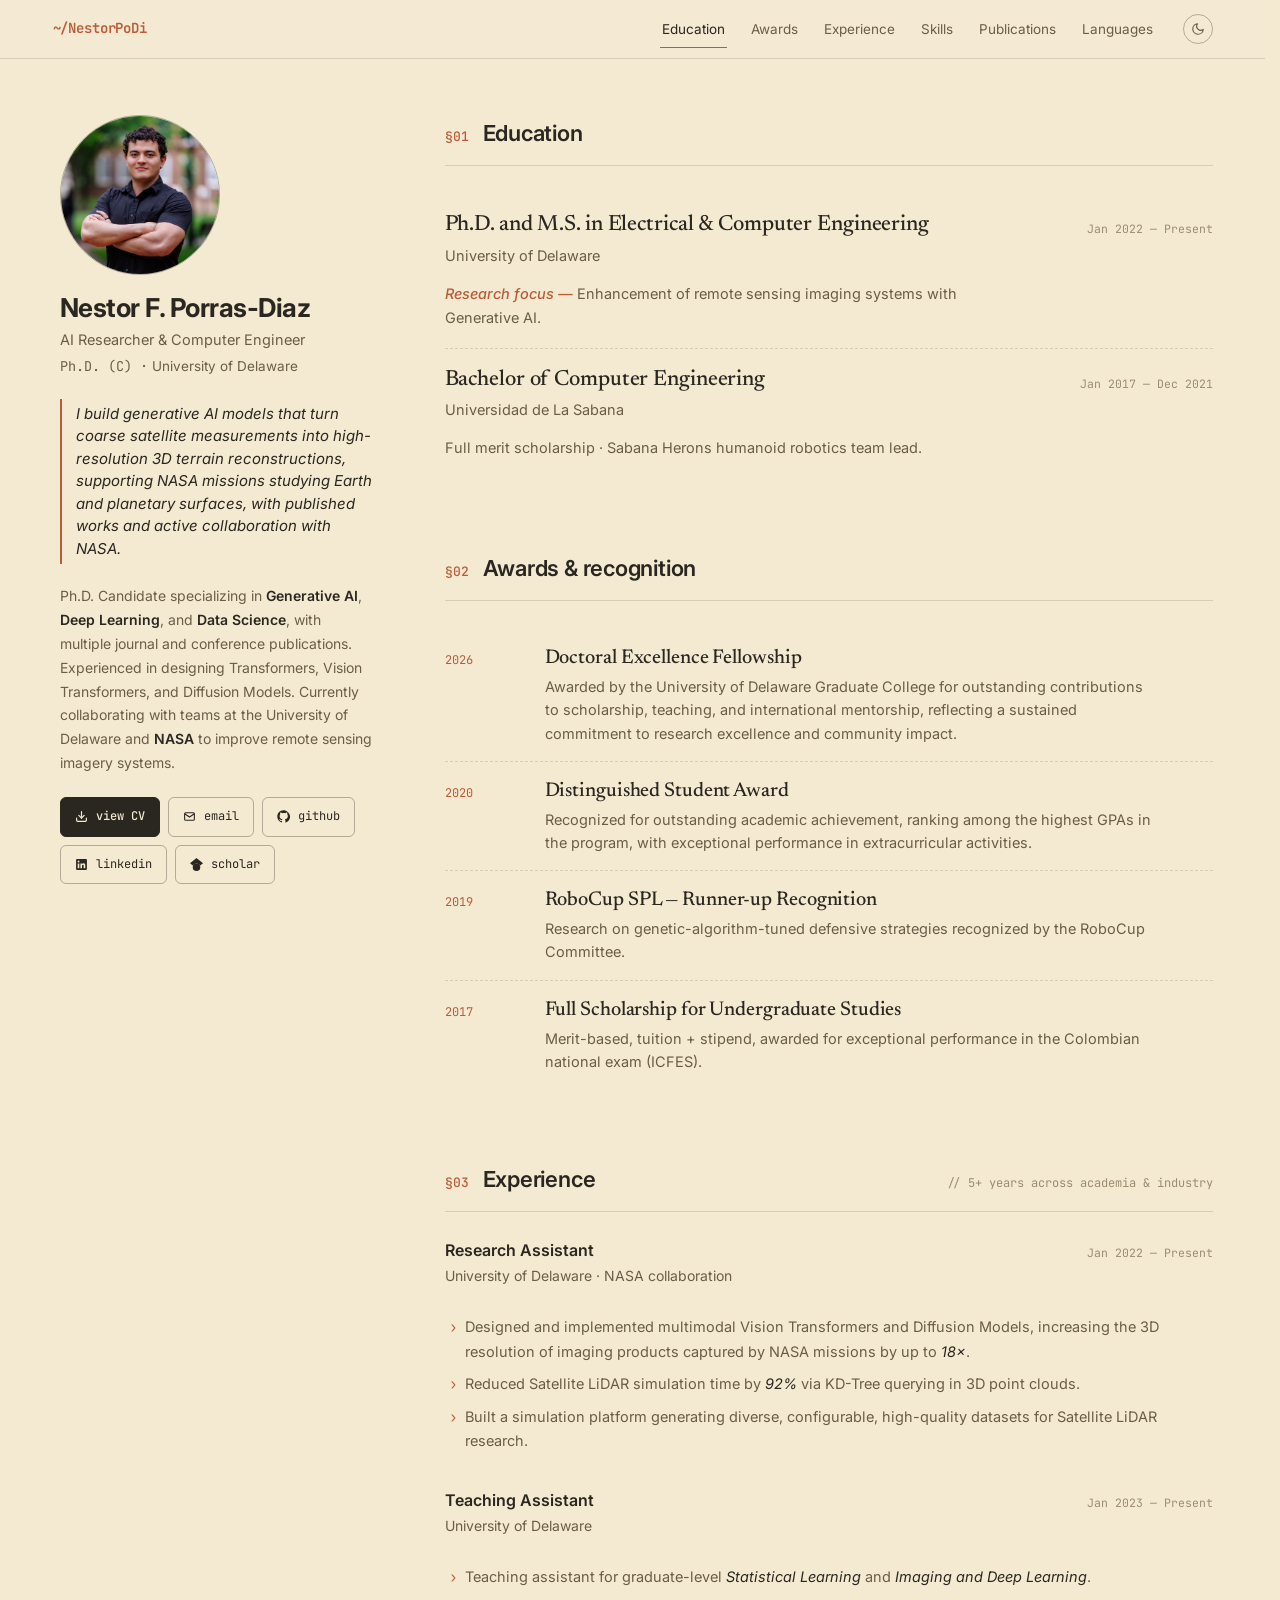
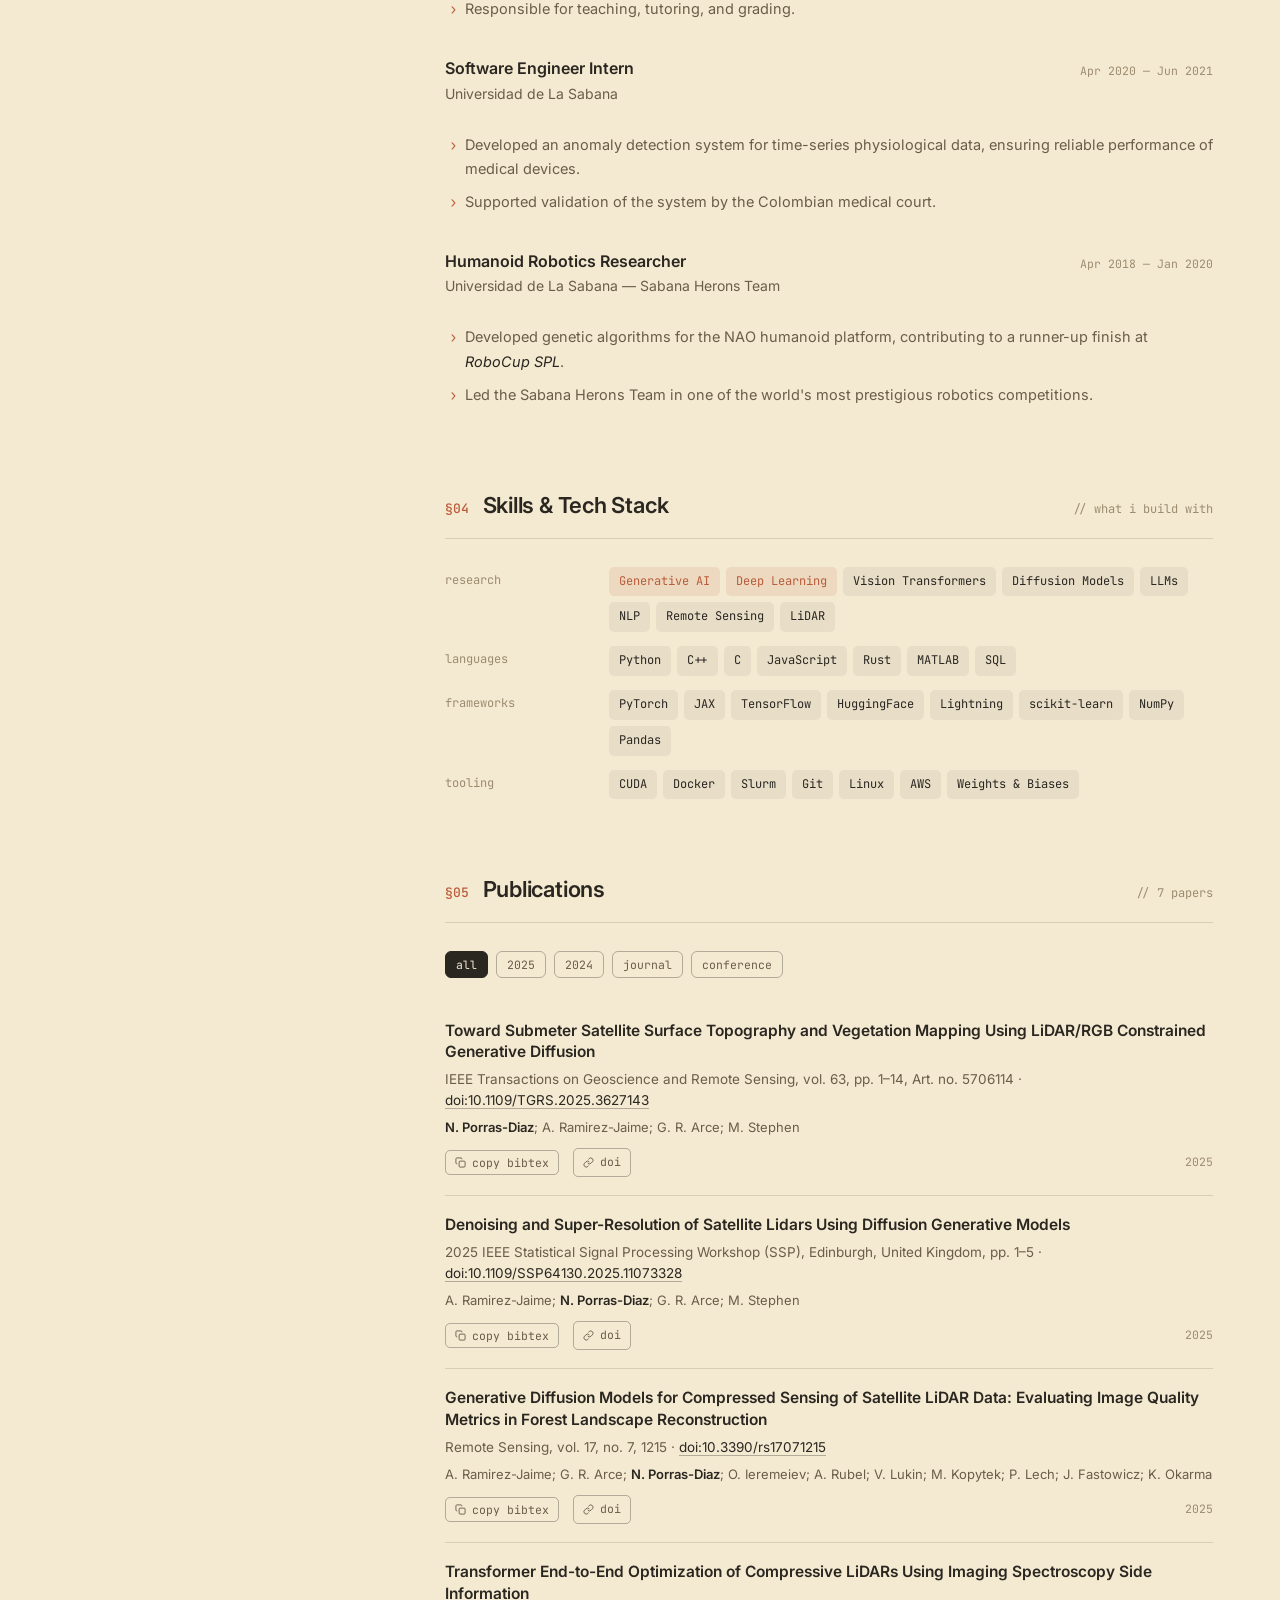
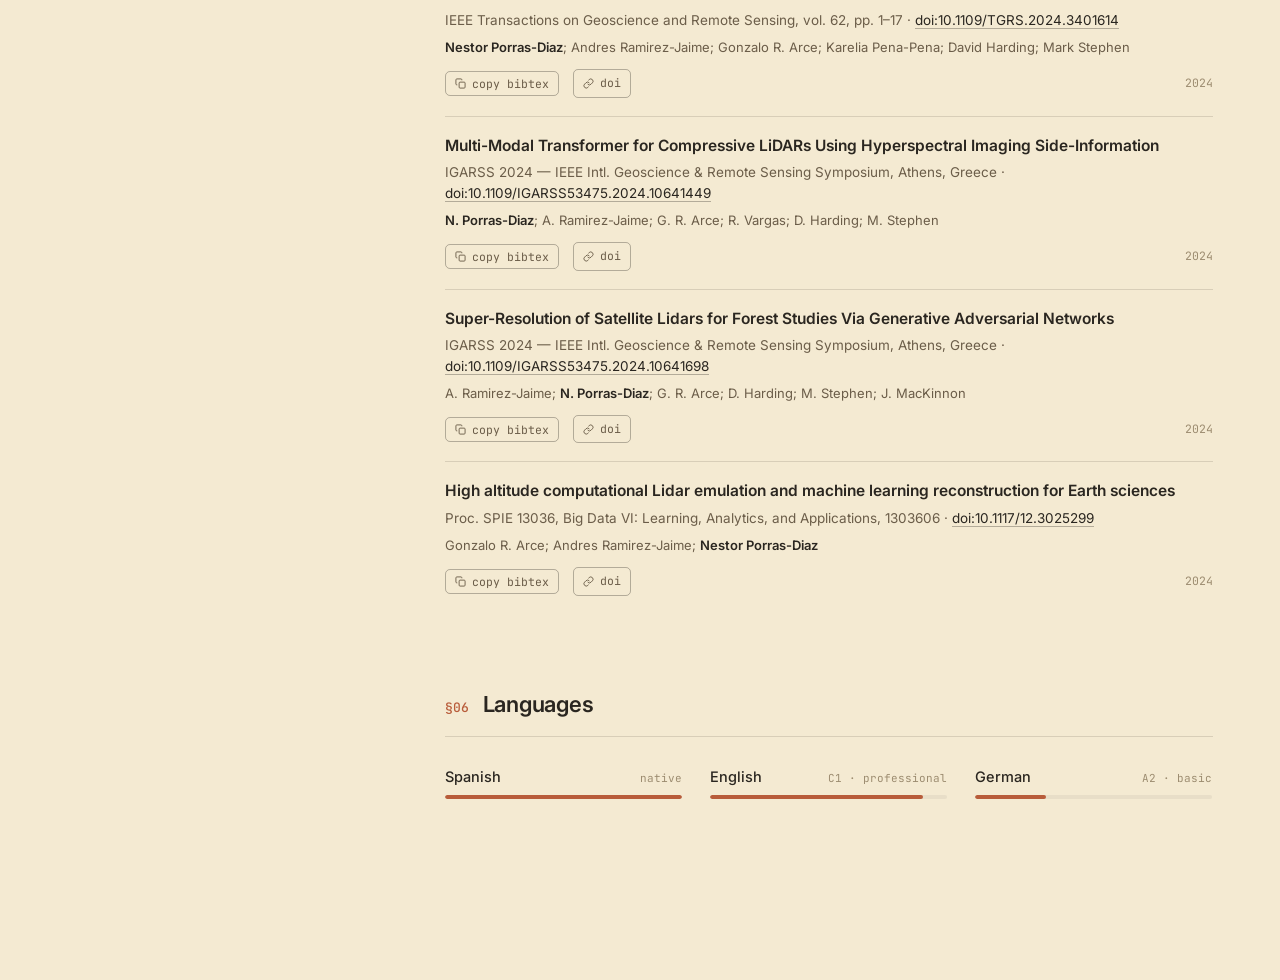
<file: index.html>
<!DOCTYPE html>
<html>
    <head>
        <meta charset="utf-8">
        <meta http-equiv="refresh" content="0; url=/me/">
        <link rel="canonical" href="/me/">
        <title>NestorPoDi</title>
    </head>
    <body>
        <p>Redirecting to <a href="/me/">/me/</a>…</p>
    </body>
</html>
</file>
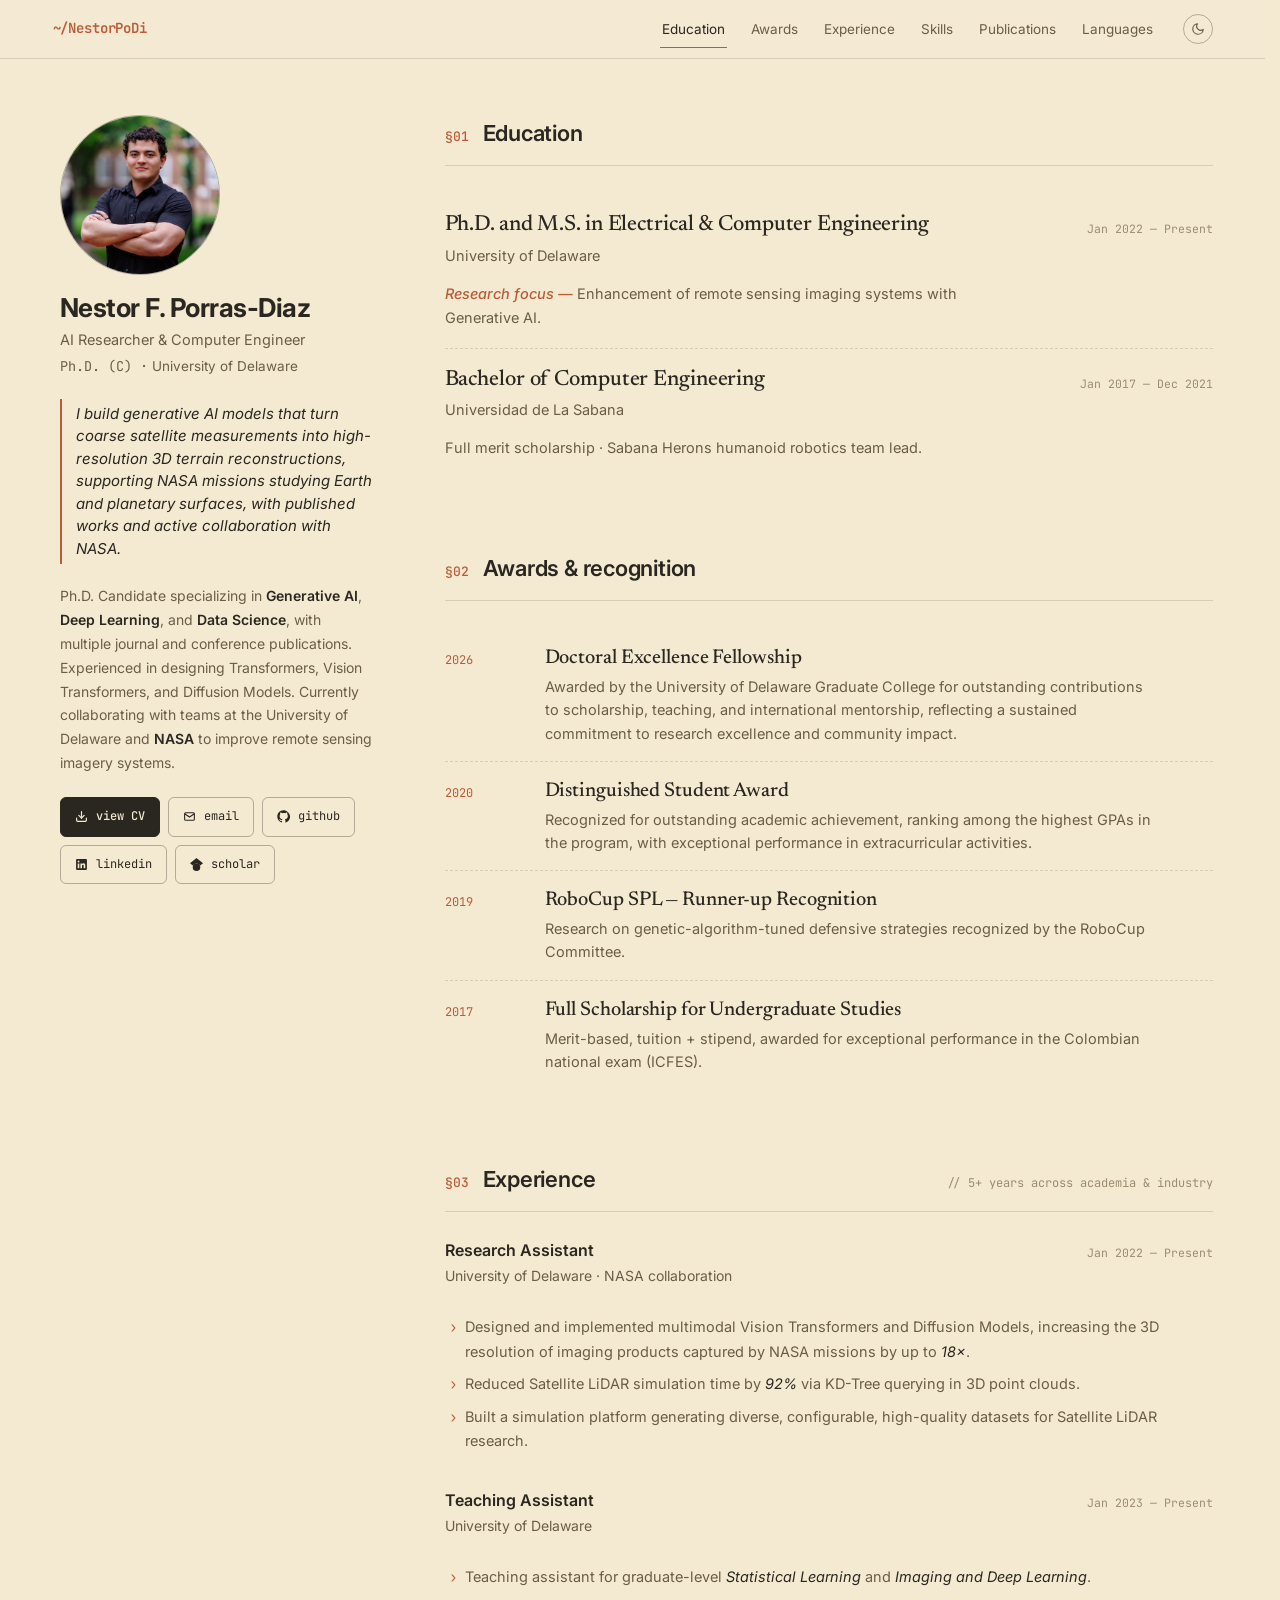
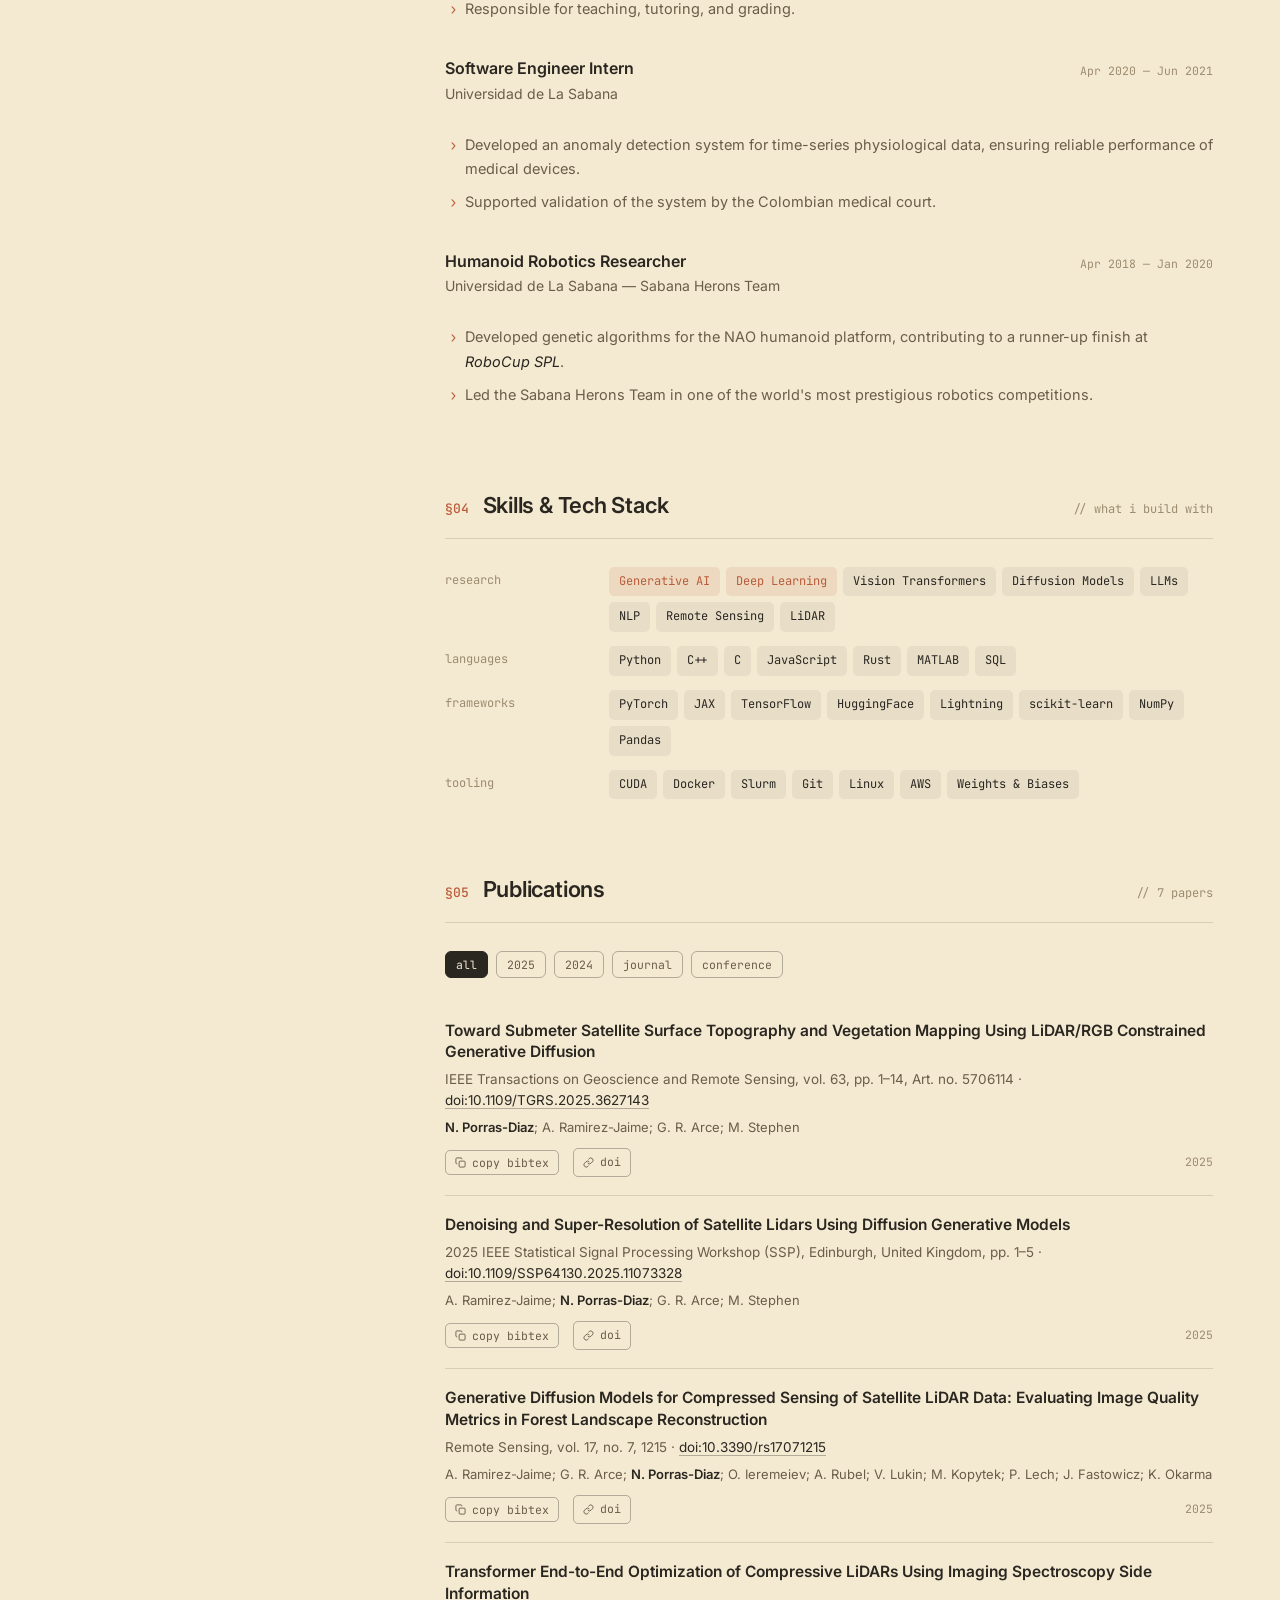
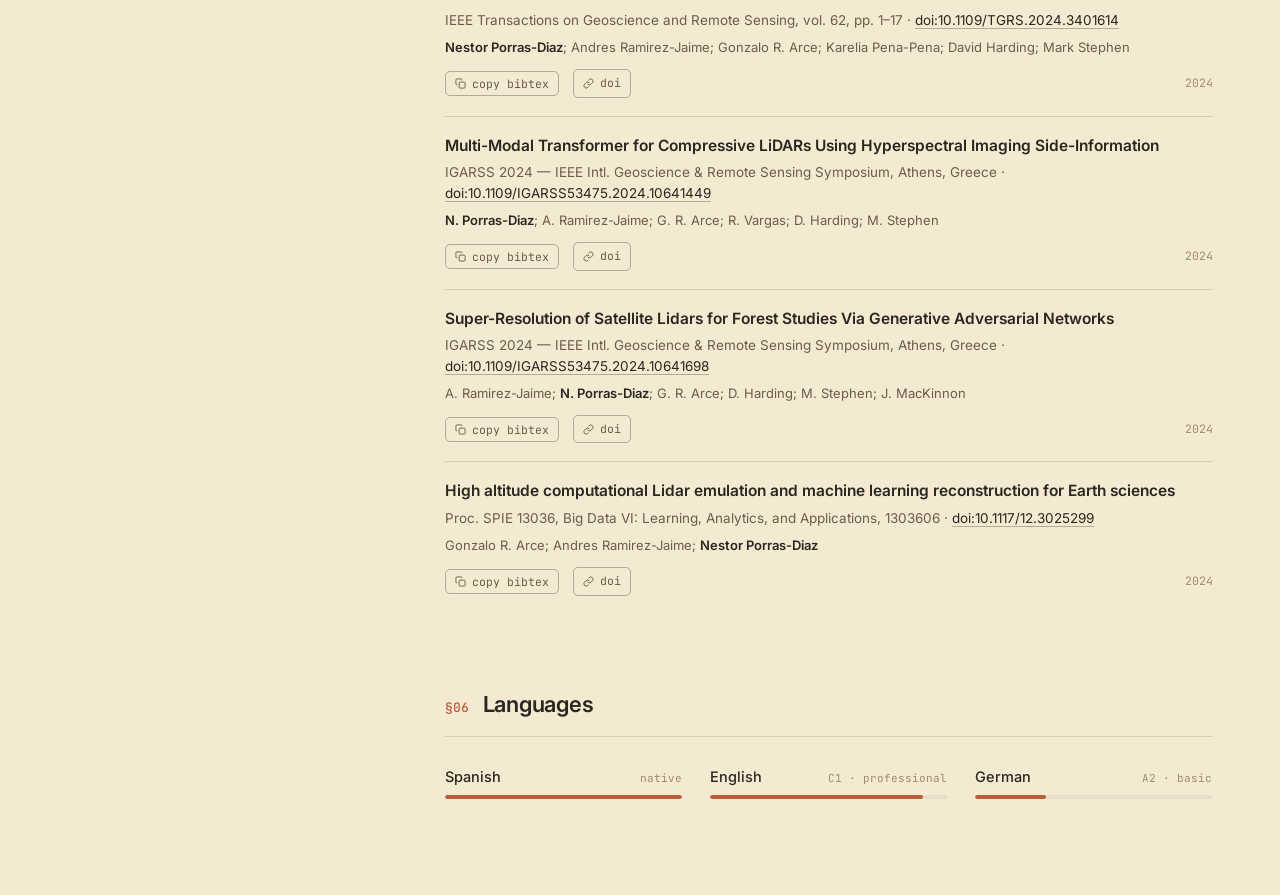
<file: me/index.html>
<!DOCTYPE html>
<html lang="en">
<head>
<meta charset="UTF-8" />
<meta name="viewport" content="width=device-width, initial-scale=1.0" />
<title>Nestor F. Porras-Diaz</title>
<link rel="preconnect" href="https://fonts.googleapis.com" />
<link rel="preconnect" href="https://fonts.gstatic.com" crossorigin />
<link rel="icon" href="../static/imgs/laptop.png" type="image/x-icon">
<link href="https://fonts.googleapis.com/css2?family=Inter:wght@400;500;600;700&family=JetBrains+Mono:wght@400;500;600&family=Newsreader:opsz,wght@6..72,400;6..72,500;6..72,600&display=swap" rel="stylesheet" />
<link rel="stylesheet" href="styles.css" />
</head>
<body>

<nav class="nav">
  <div class="nav-inner">
    <span class="brand">~/NestorPoDi</span>
    <div class="nav-links">
      <!-- <a href="#about" class="active">About</a> -->
      <a href="#education">Education</a>
      <a href="#awards">Awards</a>
      <a href="#experience">Experience</a>
      <a href="#skills">Skills</a>
      <a href="#publications">Publications</a>
      <a href="#languages">Languages</a>
      <!-- <a href="#gallery">Gallery</a> -->
    </div>
    <div class="nav-end">
      <button class="theme-btn" id="themeBtn" title="Toggle theme" type="button">
        <svg id="themeIcon" width="14" height="14" viewBox="0 0 24 24" fill="none" stroke="currentColor" stroke-width="2" stroke-linecap="round" stroke-linejoin="round"><circle cx="12" cy="12" r="4"></circle><path d="M12 2v2M12 20v2M4.93 4.93l1.41 1.41M17.66 17.66l1.41 1.41M2 12h2M20 12h2M6.34 17.66l-1.41 1.41M19.07 4.93l-1.41 1.41"></path></svg>
      </button>
      <button class="nav-menu-btn" id="navMenuBtn" type="button" aria-label="Open menu" aria-expanded="false" aria-controls="navPanel">
        <span class="nav-menu-icon" aria-hidden="true"></span>
      </button>
    </div>
  </div>
</nav>

<div class="nav-panel" id="navPanel" aria-hidden="true">
  <div class="nav-panel-backdrop" id="navPanelBackdrop"></div>
  <aside class="nav-panel-drawer" role="dialog" aria-modal="true" aria-labelledby="navPanelTitle">
    <header class="nav-panel-header">
      <h2 class="nav-panel-title" id="navPanelTitle">Menu</h2>
      <button type="button" class="nav-panel-close" id="navPanelClose" aria-label="Close menu">
        <svg width="18" height="18" viewBox="0 0 24 24" fill="none" stroke="currentColor" stroke-width="2" stroke-linecap="round"><path d="M18 6 6 18M6 6l12 12"/></svg>
      </button>
    </header>
    <nav class="nav-panel-links">
      <!-- <a href="#about">About</a> -->
      <a href="#education">Education</a>
      <a href="#awards">Awards</a>
      <a href="#experience">Experience</a>
      <a href="#skills">Skills</a>
      <a href="#publications">Publications</a>
      <a href="#languages">Languages</a>
      <!-- <a href="#gallery">Gallery</a> -->
    </nav>
  </aside>
</div>

<div class="layout">

  <aside class="sidebar" id="about">
    <div class="avatar">
      <img src="../static/imgs/nestorpodi_compressed.jpg" alt="Nestor F. Porras-Diaz" width="111" height="111" />
    </div>
    <h1 class="name">Nestor F. Porras-Diaz</h1>
    <div class="role"><span>AI Researcher &amp; Computer Engineer</span></div>
    <div class="affil"><span class="mono">Ph.D. (C) ·</span> University of Delaware</div>

    <p class="tagline">I build generative AI models that turn coarse satellite measurements into high-resolution 3D terrain reconstructions, supporting NASA missions studying Earth and planetary surfaces, with published works and active collaboration with NASA.</p>
    <!-- <span class="caret"></span> -->

    <p class="bio">
      Ph.D. Candidate specializing in <strong>Generative AI</strong>, <strong>Deep Learning</strong>, and <strong>Data Science</strong>, with multiple journal and conference publications. Experienced in designing Transformers, Vision Transformers, and Diffusion Models. Currently collaborating with teams at the University of Delaware and <strong>NASA</strong> to improve remote sensing imagery systems.
    </p>

    <div class="actions">
      <a href="../static/docs/NestorF_PorrasDiaz_CV_20260517.pdf" class="primary" target="_blank" rel="noopener noreferrer">
        <svg viewBox="0 0 24 24" fill="none" stroke="currentColor" stroke-width="2.2" stroke-linecap="round" stroke-linejoin="round"><path d="M21 15v4a2 2 0 0 1-2 2H5a2 2 0 0 1-2-2v-4"/><polyline points="7 10 12 15 17 10"/><line x1="12" y1="15" x2="12" y2="3"/></svg>
        view CV
      </a>
      <a href="mailto:nestorfe@udel.edu" title="Email nestorfe@udel.edu">
        <svg viewBox="0 0 24 24" fill="none" stroke="currentColor" stroke-width="2"><rect x="3" y="5" width="18" height="14" rx="2"/><path d="m3 7 9 6 9-6"/></svg>
        email
      </a>
      <a href="https://github.com/nestorpodi" title="GitHub" target="_blank" rel="noopener noreferrer">
        <svg viewBox="0 0 24 24" fill="currentColor"><path d="M12 .5C5.7.5.5 5.7.5 12c0 5.1 3.3 9.4 7.9 10.9.6.1.8-.3.8-.6v-2c-3.2.7-3.9-1.5-3.9-1.5-.5-1.3-1.3-1.7-1.3-1.7-1.1-.7.1-.7.1-.7 1.2.1 1.8 1.2 1.8 1.2 1 1.8 2.8 1.3 3.5 1 .1-.8.4-1.3.7-1.6-2.6-.3-5.3-1.3-5.3-5.8 0-1.3.5-2.3 1.2-3.2-.1-.3-.5-1.5.1-3.2 0 0 1-.3 3.3 1.2 1-.3 2-.4 3-.4s2 .1 3 .4c2.3-1.6 3.3-1.2 3.3-1.2.7 1.7.2 2.9.1 3.2.8.8 1.2 1.9 1.2 3.2 0 4.6-2.7 5.5-5.3 5.8.4.4.8 1.1.8 2.2v3.3c0 .3.2.7.8.6 4.6-1.5 7.9-5.9 7.9-10.9C23.5 5.7 18.3.5 12 .5z"/></svg>
        github
      </a>
      <a href="https://www.linkedin.com/in/nestorpodi/" title="LinkedIn" target="_blank" rel="noopener noreferrer">
        <svg viewBox="0 0 24 24" fill="currentColor"><path d="M20.5 2h-17A1.5 1.5 0 002 3.5v17A1.5 1.5 0 003.5 22h17a1.5 1.5 0 001.5-1.5v-17A1.5 1.5 0 0020.5 2zM8 19H5v-9h3zM6.5 8.25A1.75 1.75 0 118.3 6.5a1.78 1.78 0 01-1.8 1.75zM19 19h-3v-4.74c0-1.42-.6-1.93-1.38-1.93A1.74 1.74 0 0013 14.19a.66.66 0 000 .14V19h-3v-9h2.9v1.3a3.11 3.11 0 012.7-1.4c1.55 0 3.36.86 3.36 3.66z"/></svg>
        linkedin
      </a>
      <a href="https://scholar.google.com/citations?hl=en&amp;tzom=240&amp;user=X7wRPgQAAAAJ" title="Google Scholar" target="_blank" rel="noopener noreferrer">
        <svg viewBox="0 0 24 24" fill="currentColor"><path d="M5.242 13.769L0 9.5 12 0l12 9.5-5.242 4.269C17.548 11.249 14.978 9.5 12 9.5c-2.977 0-5.548 1.748-6.758 4.269zM12 10a7 7 0 1 0 0 14 7 7 0 0 0 0-14z"/></svg>
        scholar
      </a>
    </div>
  </aside>

  <main>

    <section id="education">
      <header class="sec-header">
        <span class="sec-num">§01</span>
        <h2 class="sec-title">Education</h2>
      </header>

      <div class="edu">
        <div>
          <h3 class="edu-title">Ph.D. and M.S. in Electrical &amp; Computer Engineering</h3>
          <div class="edu-org">University of Delaware</div>
        </div>
        <div class="edu-meta">Jan 2022 — Present</div>
        <p class="edu-note"><em>Research focus —</em> Enhancement of remote sensing imaging systems with Generative AI.</p>
      </div>

      <div class="edu">
        <div>
          <h3 class="edu-title">Bachelor of Computer Engineering</h3>
          <div class="edu-org">Universidad de La Sabana</div>
        </div>
        <div class="edu-meta">Jan 2017 — Dec 2021</div>
        <p class="edu-note">Full merit scholarship · Sabana Herons humanoid robotics team lead.</p>
      </div>
    </section>

    <section id="awards">
      <header class="sec-header">
        <span class="sec-num">§02</span>
        <h2 class="sec-title">Awards &amp; recognition</h2>
      </header>


      <div class="award">
        <div class="award-year">2026</div>
        <div>
          <h3 class="award-title">Doctoral Excellence Fellowship</h3>
          <p>Awarded by the University of Delaware Graduate College for outstanding contributions to scholarship, teaching, and international mentorship, reflecting a sustained commitment to research excellence and community impact.</p>
        </div>
      </div>

      <div class="award">
        <div class="award-year">2020</div>
        <div>
          <h3 class="award-title">Distinguished Student Award</h3>
          <p>Recognized for outstanding academic achievement, ranking among the highest GPAs in the program, with exceptional performance in extracurricular activities.</p>
        </div>
      </div>

      <div class="award">
        <div class="award-year">2019</div>
        <div>
          <h3 class="award-title">RoboCup SPL — Runner-up Recognition</h3>
          <p>Research on genetic-algorithm-tuned defensive strategies recognized by the RoboCup Committee.</p>
        </div>
      </div>

      <div class="award">
        <div class="award-year">2017</div>
        <div>
          <h3 class="award-title">Full Scholarship for Undergraduate Studies</h3>
          <p>Merit-based, tuition + stipend, awarded for exceptional performance in the Colombian national exam (ICFES).</p>
        </div>
      </div>
    </section>

    <section id="experience">
      <header class="sec-header">
        <span class="sec-num">§03</span>
        <h2 class="sec-title">Experience</h2>
        <span class="sec-aside">// 5+ years across academia &amp; industry</span>
      </header>

      <article class="entry">
        <div>
          <h3 class="entry-title">Research Assistant</h3>
          <div class="entry-org">University of Delaware · NASA collaboration</div>
        </div>
        <div class="entry-meta">Jan 2022 — Present</div>
        <div class="entry-body">
          <ul>
            <li>Designed and implemented multimodal Vision Transformers and Diffusion Models, increasing the 3D resolution of imaging products captured by NASA missions by up to <em>18×</em>.</li>
            <li>Reduced Satellite LiDAR simulation time by <em>92%</em> via KD-Tree querying in 3D point clouds.</li>
            <li>Built a simulation platform generating diverse, configurable, high-quality datasets for Satellite LiDAR research.</li>
          </ul>
        </div>
      </article>

      <article class="entry">
        <div>
          <h3 class="entry-title">Teaching Assistant</h3>
          <div class="entry-org">University of Delaware</div>
        </div>
        <div class="entry-meta">Jan 2023 — Present</div>
        <div class="entry-body">
          <ul>
            <li>Teaching assistant for graduate-level <em>Statistical Learning</em> and <em>Imaging and Deep Learning</em>.</li>
            <li>Responsible for teaching, tutoring, and grading.</li>
          </ul>
        </div>
      </article>

      <article class="entry">
        <div>
          <h3 class="entry-title">Software Engineer Intern</h3>
          <div class="entry-org">Universidad de La Sabana</div>
        </div>
        <div class="entry-meta">Apr 2020 — Jun 2021</div>
        <div class="entry-body">
          <ul>
            <li>Developed an anomaly detection system for time-series physiological data, ensuring reliable performance of medical devices.</li>
            <li>Supported validation of the system by the Colombian medical court.</li>
          </ul>
        </div>
      </article>

      <article class="entry">
        <div>
          <h3 class="entry-title">Humanoid Robotics Researcher</h3>
          <div class="entry-org">Universidad de La Sabana — Sabana Herons Team</div>
        </div>
        <div class="entry-meta">Apr 2018 — Jan 2020</div>
        <div class="entry-body">
          <ul>
            <li>Developed genetic algorithms for the NAO humanoid platform, contributing to a runner-up finish at <em>RoboCup SPL</em>.</li>
            <li>Led the Sabana Herons Team in one of the world's most prestigious robotics competitions.</li>
          </ul>
        </div>
      </article>
    </section>

    <section id="skills">
      <header class="sec-header">
        <span class="sec-num">§04</span>
        <h2 class="sec-title">Skills &amp; Tech Stack</h2>
        <span class="sec-aside">// what i build with</span>
      </header>

      <div class="skills-grid">
        <div class="skill-label">research</div>
        <div class="chips">
          <span class="chip primary">Generative AI</span>
          <span class="chip primary">Deep Learning</span>
          <span class="chip">Vision Transformers</span>
          <span class="chip">Diffusion Models</span>
          <span class="chip">LLMs</span>
          <span class="chip">NLP</span>
          <span class="chip">Remote Sensing</span>
          <span class="chip">LiDAR</span>
        </div>

        <div class="skill-label">languages</div>
        <div class="chips">
          <span class="chip">Python</span>
          <span class="chip">C++</span>
          <span class="chip">C</span>
          <span class="chip">JavaScript</span>
          <span class="chip">Rust</span>
          <span class="chip">MATLAB</span>
          <span class="chip">SQL</span>
        </div>

        <div class="skill-label">frameworks</div>
        <div class="chips">
          <span class="chip">PyTorch</span>
          <span class="chip">JAX</span>
          <span class="chip">TensorFlow</span>
          <span class="chip">HuggingFace</span>
          <span class="chip">Lightning</span>
          <span class="chip">scikit-learn</span>
          <span class="chip">NumPy</span>
          <span class="chip">Pandas</span>
        </div>

        <div class="skill-label">tooling</div>
        <div class="chips">
          <span class="chip">CUDA</span>
          <span class="chip">Docker</span>
          <span class="chip">Slurm</span>
          <span class="chip">Git</span>
          <span class="chip">Linux</span>
          <span class="chip">AWS</span>
          <span class="chip">Weights &amp; Biases</span>
        </div>
      </div>
    </section>

    <section id="publications">
      <header class="sec-header">
        <span class="sec-num">§05</span>
        <h2 class="sec-title">Publications</h2>
        <span class="sec-aside" id="pubCount">// 7 papers</span>
      </header>

      <div class="pub-filters" id="pubFilters">
        <button class="pub-filter active" data-filter="all">all</button>
        <button class="pub-filter" data-filter="2025">2025</button>
        <button class="pub-filter" data-filter="2024">2024</button>
        <button class="pub-filter" data-filter="journal">journal</button>
        <button class="pub-filter" data-filter="conference">conference</button>
      </div>

      <div id="pubList">
        <article class="pub" data-year="2025" data-type="journal">
          <h3 class="pub-title">Toward Submeter Satellite Surface Topography and Vegetation Mapping Using LiDAR/RGB Constrained Generative Diffusion</h3>
          <div class="pub-venue">IEEE Transactions on Geoscience and Remote Sensing, vol. 63, pp. 1–14, Art. no. 5706114 · <a href="https://doi.org/10.1109/TGRS.2025.3627143">doi:10.1109/TGRS.2025.3627143</a></div>
          <div class="pub-authors"><span class="me">N. Porras-Diaz</span>; A. Ramirez-Jaime; G. R. Arce; M. Stephen</div>
          <div class="pub-actions">
            <button class="pub-action copy-bib" data-bib="porras2025submeter">
              <svg viewBox="0 0 24 24" fill="none" stroke="currentColor" stroke-width="2"><rect x="9" y="9" width="13" height="13" rx="2"/><path d="M5 15H4a2 2 0 0 1-2-2V4a2 2 0 0 1 2-2h9a2 2 0 0 1 2 2v1"/></svg>
              copy bibtex
            </button>
            <a href="https://doi.org/10.1109/TGRS.2025.3627143" class="pub-action" style="border-bottom:1px solid var(--line-strong)">
              <svg viewBox="0 0 24 24" fill="none" stroke="currentColor" stroke-width="2"><path d="M10 13a5 5 0 0 0 7.54.54l3-3a5 5 0 0 0-7.07-7.07l-1.72 1.71"/><path d="M14 11a5 5 0 0 0-7.54-.54l-3 3a5 5 0 0 0 7.07 7.07l1.71-1.71"/></svg>
              doi
            </a>
            <span class="pub-year">2025</span>
          </div>
        </article>

        <article class="pub" data-year="2025" data-type="conference">
          <h3 class="pub-title">Denoising and Super-Resolution of Satellite Lidars Using Diffusion Generative Models</h3>
          <div class="pub-venue">2025 IEEE Statistical Signal Processing Workshop (SSP), Edinburgh, United Kingdom, pp. 1–5 · <a href="https://doi.org/10.1109/SSP64130.2025.11073328">doi:10.1109/SSP64130.2025.11073328</a></div>
          <div class="pub-authors">A. Ramirez-Jaime; <span class="me">N. Porras-Diaz</span>; G. R. Arce; M. Stephen</div>
          <div class="pub-actions">
            <button class="pub-action copy-bib" data-bib="ramirez2025ssp">
              <svg viewBox="0 0 24 24" fill="none" stroke="currentColor" stroke-width="2"><rect x="9" y="9" width="13" height="13" rx="2"/><path d="M5 15H4a2 2 0 0 1-2-2V4a2 2 0 0 1 2-2h9a2 2 0 0 1 2 2v1"/></svg>
              copy bibtex
            </button>
            <a href="https://doi.org/10.1109/SSP64130.2025.11073328" class="pub-action" style="border-bottom:1px solid var(--line-strong)">
              <svg viewBox="0 0 24 24" fill="none" stroke="currentColor" stroke-width="2"><path d="M10 13a5 5 0 0 0 7.54.54l3-3a5 5 0 0 0-7.07-7.07l-1.72 1.71"/><path d="M14 11a5 5 0 0 0-7.54-.54l-3 3a5 5 0 0 0 7.07 7.07l1.71-1.71"/></svg>
              doi
            </a>
            <span class="pub-year">2025</span>
          </div>
        </article>


        <article class="pub" data-year="2025" data-type="journal">
          <h3 class="pub-title">Generative Diffusion Models for Compressed Sensing of Satellite LiDAR Data: Evaluating Image Quality Metrics in Forest Landscape Reconstruction</h3>
          <div class="pub-venue">Remote Sensing, vol. 17, no. 7, 1215 · <a href="https://doi.org/10.3390/rs17071215">doi:10.3390/rs17071215</a></div>
          <div class="pub-authors">A. Ramirez-Jaime; G. R. Arce; <span class="me">N. Porras-Diaz</span>; O. Ieremeiev; A. Rubel; V. Lukin; M. Kopytek; P. Lech; J. Fastowicz; K. Okarma</div>
          <div class="pub-actions">
            <button class="pub-action copy-bib" data-bib="ramirez2025remotesensing">
              <svg viewBox="0 0 24 24" fill="none" stroke="currentColor" stroke-width="2"><rect x="9" y="9" width="13" height="13" rx="2"/><path d="M5 15H4a2 2 0 0 1-2-2V4a2 2 0 0 1 2-2h9a2 2 0 0 1 2 2v1"/></svg>
              copy bibtex
            </button>
            <a href="https://doi.org/10.3390/rs17071215" class="pub-action" style="border-bottom:1px solid var(--line-strong)">
              <svg viewBox="0 0 24 24" fill="none" stroke="currentColor" stroke-width="2"><path d="M10 13a5 5 0 0 0 7.54.54l3-3a5 5 0 0 0-7.07-7.07l-1.72 1.71"/><path d="M14 11a5 5 0 0 0-7.54-.54l-3 3a5 5 0 0 0 7.07 7.07l1.71-1.71"/></svg>
              doi
            </a>
            <span class="pub-year">2025</span>
          </div>
        </article>


        <article class="pub" data-year="2024" data-type="journal">
          <h3 class="pub-title">Transformer End-to-End Optimization of Compressive LiDARs Using Imaging Spectroscopy Side Information</h3>
          <div class="pub-venue">IEEE Transactions on Geoscience and Remote Sensing, vol. 62, pp. 1–17 · <a href="https://doi.org/10.1109/TGRS.2024.3401614">doi:10.1109/TGRS.2024.3401614</a></div>
          <div class="pub-authors"><span class="me">Nestor Porras-Diaz</span>; Andres Ramirez-Jaime; Gonzalo R. Arce; Karelia Pena-Pena; David Harding; Mark Stephen</div>
          <div class="pub-actions">
            <button class="pub-action copy-bib" data-bib="porras2024transformer">
              <svg viewBox="0 0 24 24" fill="none" stroke="currentColor" stroke-width="2"><rect x="9" y="9" width="13" height="13" rx="2"/><path d="M5 15H4a2 2 0 0 1-2-2V4a2 2 0 0 1 2-2h9a2 2 0 0 1 2 2v1"/></svg>
              copy bibtex
            </button>
            <a href="https://doi.org/10.1109/TGRS.2024.3401614" class="pub-action" style="border-bottom:1px solid var(--line-strong)">
              <svg viewBox="0 0 24 24" fill="none" stroke="currentColor" stroke-width="2"><path d="M10 13a5 5 0 0 0 7.54.54l3-3a5 5 0 0 0-7.07-7.07l-1.72 1.71"/><path d="M14 11a5 5 0 0 0-7.54-.54l-3 3a5 5 0 0 0 7.07 7.07l1.71-1.71"/></svg>
              doi
            </a>
            <span class="pub-year">2024</span>
          </div>
        </article>

        <article class="pub" data-year="2024" data-type="conference">
          <h3 class="pub-title">Multi-Modal Transformer for Compressive LiDARs Using Hyperspectral Imaging Side-Information</h3>
          <div class="pub-venue">IGARSS 2024 — IEEE Intl. Geoscience &amp; Remote Sensing Symposium, Athens, Greece · <a href="https://doi.org/10.1109/IGARSS53475.2024.10641449">doi:10.1109/IGARSS53475.2024.10641449</a></div>
          <div class="pub-authors"><span class="me">N. Porras-Diaz</span>; A. Ramirez-Jaime; G. R. Arce; R. Vargas; D. Harding; M. Stephen</div>
          <div class="pub-actions">
            <button class="pub-action copy-bib" data-bib="porras2024multimodal">
              <svg viewBox="0 0 24 24" fill="none" stroke="currentColor" stroke-width="2"><rect x="9" y="9" width="13" height="13" rx="2"/><path d="M5 15H4a2 2 0 0 1-2-2V4a2 2 0 0 1 2-2h9a2 2 0 0 1 2 2v1"/></svg>
              copy bibtex
            </button>
            <a href="https://doi.org/10.1109/IGARSS53475.2024.10641449" class="pub-action" style="border-bottom:1px solid var(--line-strong)">
              <svg viewBox="0 0 24 24" fill="none" stroke="currentColor" stroke-width="2"><path d="M10 13a5 5 0 0 0 7.54.54l3-3a5 5 0 0 0-7.07-7.07l-1.72 1.71"/><path d="M14 11a5 5 0 0 0-7.54-.54l-3 3a5 5 0 0 0 7.07 7.07l1.71-1.71"/></svg>
              doi
            </a>
            <span class="pub-year">2024</span>
          </div>
        </article>

        <article class="pub" data-year="2024" data-type="conference">
          <h3 class="pub-title">Super-Resolution of Satellite Lidars for Forest Studies Via Generative Adversarial Networks</h3>
          <div class="pub-venue">IGARSS 2024 — IEEE Intl. Geoscience &amp; Remote Sensing Symposium, Athens, Greece · <a href="https://doi.org/10.1109/IGARSS53475.2024.10641698">doi:10.1109/IGARSS53475.2024.10641698</a></div>
          <div class="pub-authors">A. Ramirez-Jaime; <span class="me">N. Porras-Diaz</span>; G. R. Arce; D. Harding; M. Stephen; J. MacKinnon</div>
          <div class="pub-actions">
            <button class="pub-action copy-bib" data-bib="ramirez2024superres">
              <svg viewBox="0 0 24 24" fill="none" stroke="currentColor" stroke-width="2"><rect x="9" y="9" width="13" height="13" rx="2"/><path d="M5 15H4a2 2 0 0 1-2-2V4a2 2 0 0 1 2-2h9a2 2 0 0 1 2 2v1"/></svg>
              copy bibtex
            </button>
            <a href="https://doi.org/10.1109/IGARSS53475.2024.10641698" class="pub-action" style="border-bottom:1px solid var(--line-strong)">
              <svg viewBox="0 0 24 24" fill="none" stroke="currentColor" stroke-width="2"><path d="M10 13a5 5 0 0 0 7.54.54l3-3a5 5 0 0 0-7.07-7.07l-1.72 1.71"/><path d="M14 11a5 5 0 0 0-7.54-.54l-3 3a5 5 0 0 0 7.07 7.07l1.71-1.71"/></svg>
              doi
            </a>
            <span class="pub-year">2024</span>
          </div>
        </article>

        <article class="pub" data-year="2024" data-type="conference">
          <h3 class="pub-title">High altitude computational Lidar emulation and machine learning reconstruction for Earth sciences</h3>
          <div class="pub-venue">Proc. SPIE 13036, Big Data VI: Learning, Analytics, and Applications, 1303606 · <a href="https://doi.org/10.1117/12.3025299">doi:10.1117/12.3025299</a></div>
          <div class="pub-authors">Gonzalo R. Arce; Andres Ramirez-Jaime; <span class="me">Nestor Porras-Diaz</span></div>
          <div class="pub-actions">
            <button class="pub-action copy-bib" data-bib="arce2024highaltitude">
              <svg viewBox="0 0 24 24" fill="none" stroke="currentColor" stroke-width="2"><rect x="9" y="9" width="13" height="13" rx="2"/><path d="M5 15H4a2 2 0 0 1-2-2V4a2 2 0 0 1 2-2h9a2 2 0 0 1 2 2v1"/></svg>
              copy bibtex
            </button>
            <a href="https://doi.org/10.1117/12.3025299" class="pub-action" style="border-bottom:1px solid var(--line-strong)">
              <svg viewBox="0 0 24 24" fill="none" stroke="currentColor" stroke-width="2"><path d="M10 13a5 5 0 0 0 7.54.54l3-3a5 5 0 0 0-7.07-7.07l-1.72 1.71"/><path d="M14 11a5 5 0 0 0-7.54-.54l-3 3a5 5 0 0 0 7.07 7.07l1.71-1.71"/></svg>
              doi
            </a>
            <span class="pub-year">2024</span>
          </div>
        </article>
      </div>
    </section>

    <section id="languages">
      <header class="sec-header">
        <span class="sec-num">§06</span>
        <h2 class="sec-title">Languages</h2>
      </header>

      <div class="langs">
        <div class="lang-row">
          <div class="lang-head"><span class="lang-name">Spanish</span><span class="lang-level">native</span></div>
          <div class="lang-bar"><span style="width:100%"></span></div>
        </div>
        <div class="lang-row">
          <div class="lang-head"><span class="lang-name">English</span><span class="lang-level">C1 · professional</span></div>
          <div class="lang-bar"><span style="width:90%"></span></div>
        </div>
        <div class="lang-row">
          <div class="lang-head"><span class="lang-name">German</span><span class="lang-level">A2 · basic</span></div>
          <div class="lang-bar"><span style="width:30%"></span></div>
        </div>
      </div>
    </section>

    <!-- <section id="gallery">
      <header class="sec-header">
        <span class="sec-num">§07</span>
        <h2 class="sec-title">Gallery</h2>
        <span class="sec-aside">// research &amp; life</span>
      </header>

      <div class="gallery">
        <div class="gphoto">igarss-2024.jpg</div>
        <div class="gphoto">robocup-spl.jpg</div>
        <div class="gphoto">nasa-goddard.jpg</div>
        <div class="gphoto">lidar-rig.jpg</div>
        <div class="gphoto">defense-day.jpg</div>
        <div class="gphoto">delaware.jpg</div>
      </div>
    </section> -->

  </main>
</div>

<div class="toast" id="toast">copied to clipboard</div>

<script src="main.js"></script>

</body>
</html>
</file>
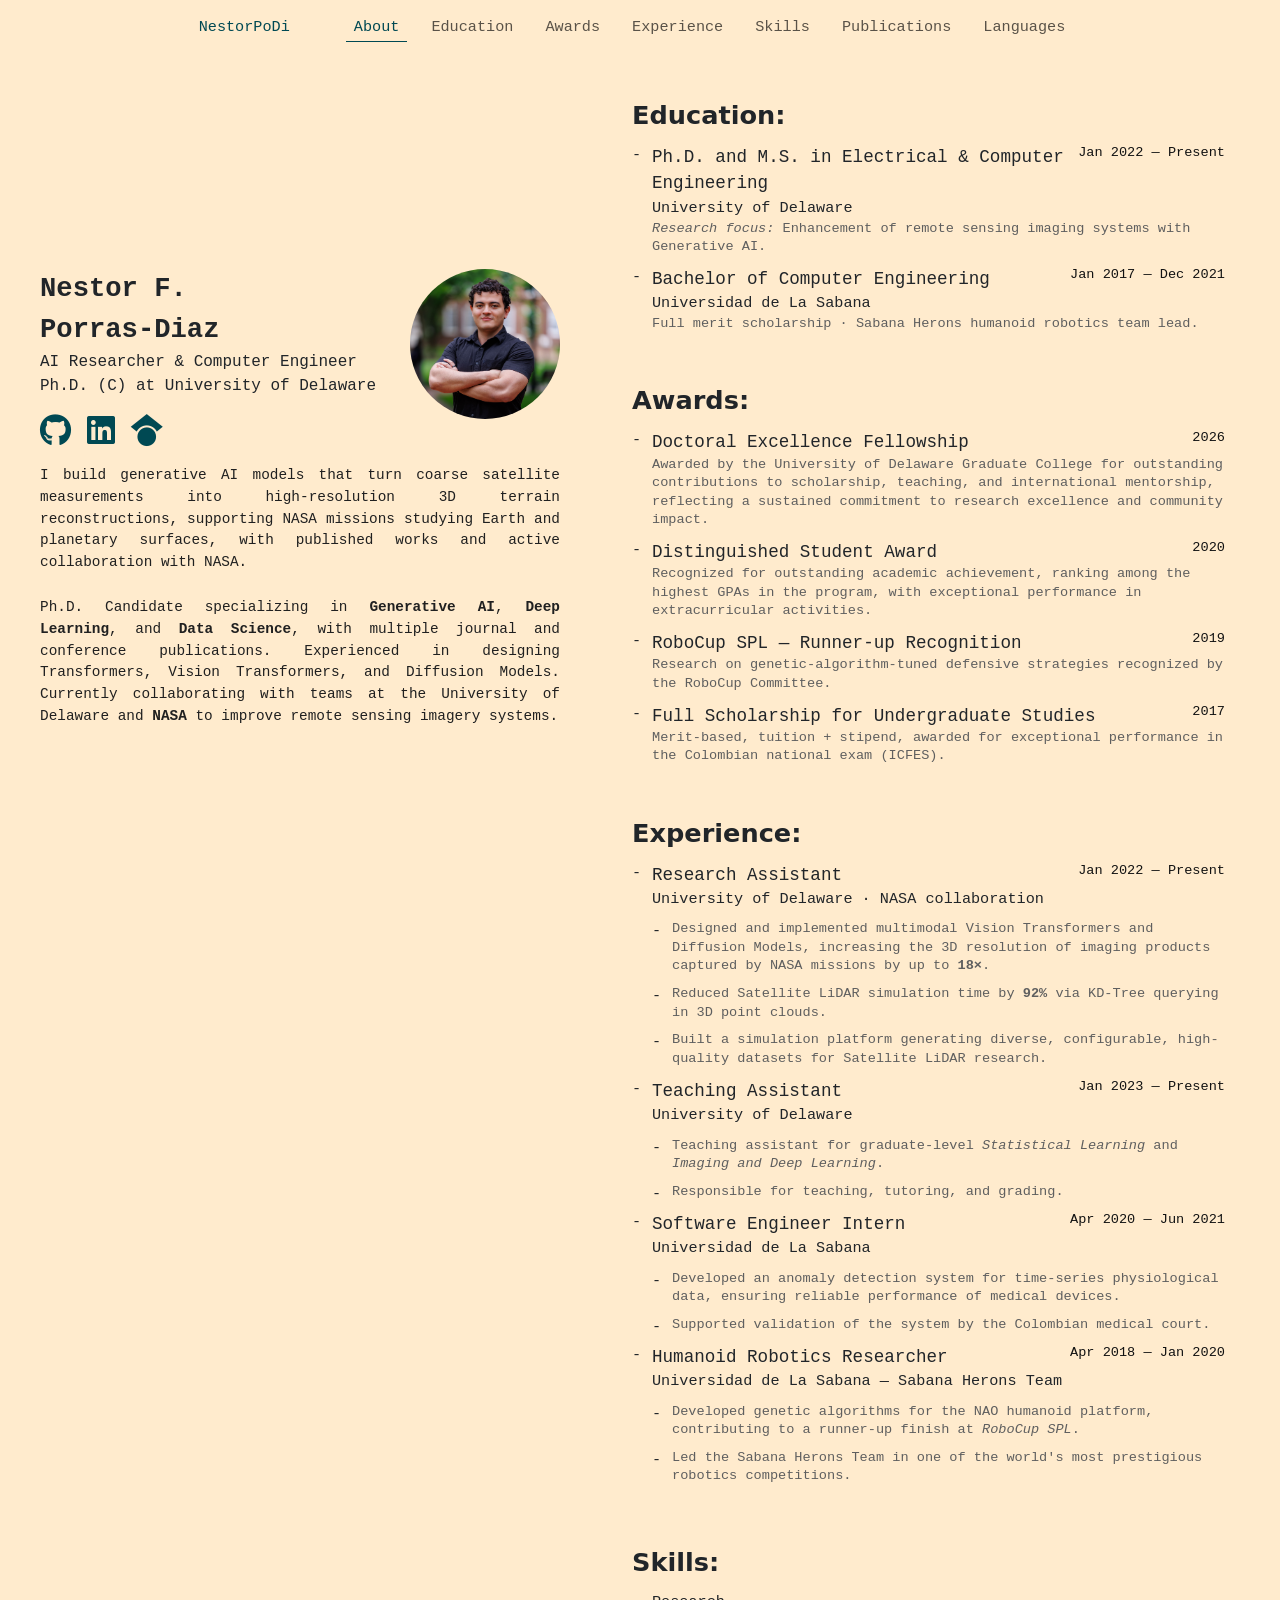
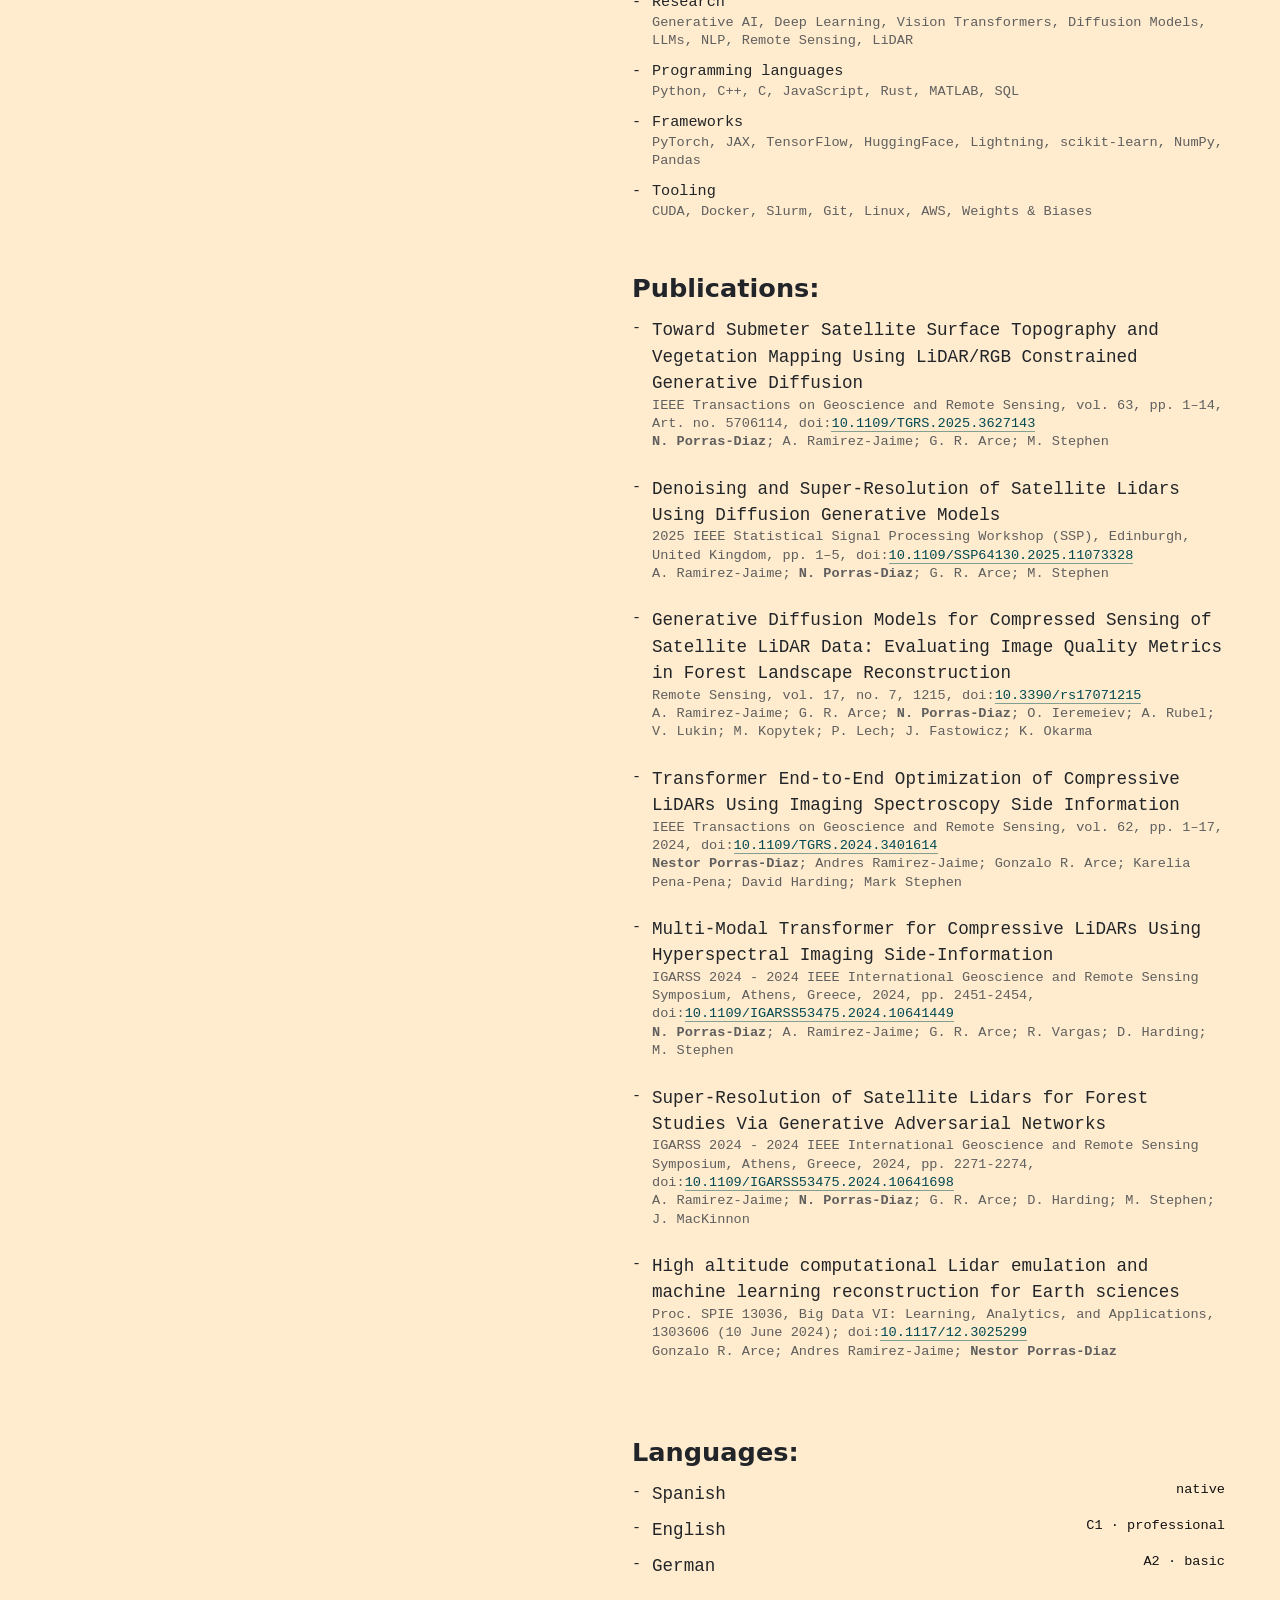
<file: me/index_old.html>
<!DOCTYPE html>
<html>
    <head>
        <meta charset="utf-8">
        <title>NestorPoDi</title>
        <meta name="description" content="">
        <meta name="viewport" content="width=device-width, initial-scale=1">

        <link rel="icon" href="../static/imgs/laptop.png" type="image/x-icon">

        <link href="https://cdnjs.cloudflare.com/ajax/libs/font-awesome/6.5.0/css/all.min.css" rel="stylesheet">
        <link href="https://cdn.jsdelivr.net/npm/bootstrap@5.3.3/dist/css/bootstrap.min.css" rel="stylesheet" integrity="sha384-QWTKZyjpPEjISv5WaRU9OFeRpok6YctnYmDr5pNlyT2bRjXh0JMhjY6hW+ALEwIH" crossorigin="anonymous">
        <link rel="stylesheet" href="../static/css/styles.css">
    </head>
    <body>
        <!-- navbar -->
        <nav class="navbar navbar-expand-lg fixed-top">
            <div class="container navbar-container">
                <button class="navbar-toggler d-lg-none" type="button" data-bs-toggle="offcanvas" data-bs-target="#navSidePanel" aria-controls="navSidePanel" aria-label="Open menu">
                    <span class="navbar-toggler-icon"></span>
                </button>
                <a class="navbar-brand navbar-brand-mobile d-lg-none" href="#about-section">NestorPoDi</a>
                <div class="collapse navbar-collapse justify-content-center" id="navbarNav">
                    <a class="navbar-brand me-5 d-none d-lg-inline-block" href="#">NestorPoDi</a>
                    <ul class="navbar-nav">
                        <li class="nav-item mx-2">
                            <a class="nav-link active" aria-current="page" href="#about-section">About</a>
                        </li>
                        <li class="nav-item mx-2">
                            <a class="nav-link" href="#education-section">Education</a>
                        </li>
                        <li class="nav-item mx-2">
                            <a class="nav-link" href="#awards-section">Awards</a>
                        </li>
                        <li class="nav-item mx-2">
                            <a class="nav-link" href="#experience-section">Experience</a>
                        </li>
                        <li class="nav-item mx-2">
                            <a class="nav-link" href="#skills-section">Skills</a>
                        </li>
                        <li class="nav-item mx-2">
                            <a class="nav-link" href="#publications-section">Publications</a>
                        </li>
                        <li class="nav-item mx-2">
                            <a class="nav-link" href="#languages-section">Languages</a>
                        </li>
                    </ul>
                </div>
            </div>
        </nav>

        <div class="offcanvas offcanvas-start nav-side-panel" tabindex="-1" id="navSidePanel" aria-labelledby="navSidePanelLabel">
            <div class="offcanvas-header">
                <h5 class="offcanvas-title" id="navSidePanelLabel">Menu</h5>
                <button type="button" class="btn-close" data-bs-dismiss="offcanvas" aria-label="Close"></button>
            </div>
            <div class="offcanvas-body">
                <ul class="navbar-nav flex-column">
                    <li class="nav-item">
                        <a class="nav-link active" href="#about-section" data-bs-dismiss="offcanvas">About</a>
                    </li>
                    <li class="nav-item">
                        <a class="nav-link" href="#education-section" data-bs-dismiss="offcanvas">Education</a>
                    </li>
                    <li class="nav-item">
                        <a class="nav-link" href="#awards-section" data-bs-dismiss="offcanvas">Awards</a>
                    </li>
                    <li class="nav-item">
                        <a class="nav-link" href="#experience-section" data-bs-dismiss="offcanvas">Experience</a>
                    </li>
                    <li class="nav-item">
                        <a class="nav-link" href="#skills-section" data-bs-dismiss="offcanvas">Skills</a>
                    </li>
                    <li class="nav-item">
                        <a class="nav-link" href="#publications-section" data-bs-dismiss="offcanvas">Publications</a>
                    </li>
                    <li class="nav-item">
                        <a class="nav-link" href="#languages-section" data-bs-dismiss="offcanvas">Languages</a>
                    </li>
                </ul>
            </div>
        </div>

        <!-- TODO: Add Short CV and Long CV -->
        <div class="page-layout">
            <aside class="profile-sidebar" id="about-section">
                <div class="profile-header">
                    <div class="profile-identity">
                        <p class="name-tag mt-0 mb-0">Nestor F. <br>  Porras-Diaz</p>
                        <p class="name-desc">AI Researcher & Computer Engineer <br> Ph.D. (C) at University of Delaware</p>
                        <div class="profile-social mt-3">
                            <a class="me-3" href="https://github.com/nestorpodi">
                                <i class="social-logo fab fa-github fa-2x"></i>
                            </a>
                            <a class="me-3" href="https://www.linkedin.com/in/nestorpodi/">
                                <i class="social-logo fab fa-linkedin fa-2x"></i>
                            </a>
                            <a class="me-3" href="https://scholar.google.com/citations?user=X7wRPgQAAAAJ">
                                <i class="social-logo fab fa-google-scholar fa-2x"></i>
                            </a>
                        </div>
                    </div>
                    <img src="../static/imgs/nestorpodi_compressed.jpg" alt="Nestor F. Porras-Diaz" class="circle-img profile-photo">
                </div>
                <p class="about-details mb-2 text-justify">
                    I build generative AI models that turn coarse satellite measurements into high-resolution 3D terrain reconstructions, supporting NASA missions studying Earth and planetary surfaces, with published works and active collaboration with NASA.
                </p>
                <p class="about-details mb-0 text-justify">
                    Ph.D. Candidate specializing in <b>Generative AI</b>, <b>Deep Learning</b>, and <b>Data Science</b>, with multiple journal and conference publications. Experienced in designing Transformers, Vision Transformers, and Diffusion Models. Currently collaborating with teams at the University of Delaware and <b>NASA</b> to improve remote sensing imagery systems.
                </p>
            </aside>

            <main class="main-content">

        <!-- <div class="container container-section" id="projects-section">
            <div class="row justify-content-center">
                <div style="width: 600px;" class="section-container col-md-8 col-lg-6 px-3">
                    <p class="section-title mt-lg-0 mt-0 mb-0">Projects:</p>                
                    <ul class="dashed-list mb-0">
                        <li class="dashed-el proj-name mb-0">
                            <div class="d-flex flex-column flex-sm-row">
                                <div class="flex-grow-1">
                                    <p class="section-subtitle mb-0">Data Mining Algorithms Implementation.</p>
                                    <p class="mt-0 mb-0 proj-details">Implementation of the algorithms in the book <em>Data Mining and Analysis, Fundamental Concepts and Algorithms</em> by Mohammed J. Zaki</p>
                                </div>
                                <div class="text-lg-end text-start">
                                    <p class="proj-details my-0" style="white-space: nowrap">
                                        <a class="custom-link" href="https://github.com/nestorpodi/data-mining-analysis">
                                            GitHub Repository
                                        </a>
                                    </p>
                                    <p class="proj-details my-0" style="white-space: nowrap">Status: In Progress</p>
                                </div>
                            </div>
                        </li>

                        <li class="dashed-el proj-name mb-0">
                            <div class="d-flex flex-column flex-sm-row">
                                <div class="flex-grow-1">
                                    <p class="section-subtitle mb-0">Data Structures and Algorithms Implementation.</p>
                                    <p class="mt-0 mb-0 proj-details">Implementation of the most common Data Structures and Algorithms</p>
                                </div>
                                <div class="text-lg-end text-start">
                                    <p class="proj-details my-0" style="white-space: nowrap">
                                        <a class="custom-link" href="https://github.com/nestorpodi">
                                            GitHub Repository
                                        </a>
                                    </p>
                                    <p class="proj-details my-0" style="white-space: nowrap">Status: In Progress</p>
                                </div>
                            </div>
                        </li>
                    </ul>
                </div>
            </div>
        </div> -->

                <section class="container-section" id="education-section">
                    <div class="section-container">
                    <p class="section-title mt-lg-0 mt-0 mb-0">Education:</p>
                    <ul class="dashed-list mb-0">
                        <li class="dashed-el proj-name mb-0">
                            <div class="d-flex flex-column flex-sm-row">
                                <div class="flex-grow-1">
                                    <p class="section-subtitle mb-0">Ph.D. and M.S. in Electrical &amp; Computer Engineering</p>
                                    <p class="section-subsubtitle mb-0">University of Delaware</p>
                                </div>
                                <div>
                                    <p class="date-details proj-details mb-0" style="white-space: nowrap">Jan 2022 — Present</p>
                                </div>
                            </div>
                            <p class="proj-details mt-0 mb-0"><i>Research focus:</i> Enhancement of remote sensing imaging systems with Generative AI.</p>
                        </li>
                        <li class="dashed-el proj-name mb-0">
                            <div class="d-flex flex-column flex-sm-row">
                                <div class="flex-grow-1">
                                    <p class="section-subtitle mt-0 mb-0">Bachelor of Computer Engineering</p>
                                    <p class="section-subsubtitle mb-0">Universidad de La Sabana</p>
                                </div>
                                <div>
                                    <p class="date-details proj-details mb-0" style="white-space: nowrap">Jan 2017 — Dec 2021</p>
                                </div>
                            </div>
                            <p class="proj-details mt-0 mb-0">Full merit scholarship · Sabana Herons humanoid robotics team lead.</p>
                        </li>
                    </ul>
                    </div>
                </section>

                <section class="container-section" id="awards-section">
                    <div class="section-container">
                    <p class="section-title mt-lg-0 mt-0 mb-0">Awards:</p>
                    <ul class="dashed-list mb-0">
                        <li class="dashed-el proj-name mb-0">
                            <div class="d-flex flex-column flex-sm-row">
                                <div class="flex-grow-1">
                                    <p class="section-subtitle mb-0">Doctoral Excellence Fellowship</p>
                                </div>
                                <div>
                                    <p class="date-details proj-details mb-0" style="white-space: nowrap"> 2026</p>
                                </div>
                            </div>
                            <p class="proj-details mt-0 mb-0">Awarded by the University of Delaware Graduate College for outstanding contributions to scholarship, teaching, and international mentorship, reflecting a sustained commitment to research excellence and community impact.</p>
                        </li>
                        <li class="dashed-el proj-name mb-0">
                            <div class="d-flex flex-column flex-sm-row">
                                <div class="flex-grow-1">
                                    <p class="section-subtitle mb-0">Distinguished Student Award</p>
                                </div>
                                <div>
                                    <p class="date-details proj-details mb-0" style="white-space: nowrap"> 2020</p>
                                </div>
                            </div>
                            <p class="proj-details mt-0 mb-0">Recognized for outstanding academic achievement, ranking among the highest GPAs in the program, with exceptional performance in extracurricular activities.</p>
                        </li>
                        <li class="dashed-el proj-name mb-0">
                            <div class="d-flex flex-column flex-sm-row">
                                <div class="flex-grow-1">
                                    <p class="section-subtitle mt-0 mb-0">RoboCup SPL — Runner-up Recognition</p>
                                </div>
                                <div>
                                    <p class="date-details proj-details mb-0" style="white-space: nowrap"> 2019</p>
                                </div>
                            </div>
                            <p class="proj-details mt-0 mb-0">Research on genetic-algorithm-tuned defensive strategies recognized by the RoboCup Committee.</p>
                        </li>
                        <li class="dashed-el proj-name mb-0">
                            <div class="d-flex flex-column flex-sm-row">
                                <div class="flex-grow-1">
                                    <p class="section-subtitle mt-0 mb-0">Full Scholarship for Undergraduate Studies</p>
                                </div>
                                <div>
                                    <p class="date-details proj-details mb-0" style="white-space: nowrap"> 2017</p>
                                </div>
                            </div>
                            <p class="proj-details mt-0 mb-0">Merit-based, tuition + stipend, awarded for exceptional performance in the Colombian national exam (ICFES).</p>
                        </li>
                    </ul>
                    </div>
                </section>

                <section class="container-section" id="experience-section">
                    <div class="section-container">
                    <p class="section-title mt-lg-0 mt-0 mb-0">Experience:</p>
                    <ul class="dashed-list mb-0">
                        <li class="dashed-el proj-name mb-0">
                            <div class="d-flex flex-column flex-sm-row">
                                <div class="flex-grow-1">
                                    <p class="section-subtitle mb-0">Research Assistant</p>
                                    <p class="section-subsubtitle mb-0">University of Delaware · NASA collaboration</p>
                                </div>
                                <div>
                                    <p class="date-details proj-details mb-0" style="white-space: nowrap"> Jan 2022 — Present</p>
                                </div>
                            </div>
                            <ul class="dashed-list mb-0">
                                <li class="dashed-el proj-name mb-0">
                                    <p class="exp-details mt-0">Designed and implemented multimodal Vision Transformers and Diffusion Models, increasing the 3D resolution of imaging products captured by NASA missions by up to <b>18×</b>.</p>
                                </li>
                                <li class="dashed-el proj-name mb-0">
                                    <p class="exp-details mt-0">Reduced Satellite LiDAR simulation time by <b>92%</b> via KD-Tree querying in 3D point clouds.</p>
                                </li>
                                <li class="dashed-el proj-name mb-0">
                                    <p class="exp-details mt-0">Built a simulation platform generating diverse, configurable, high-quality datasets for Satellite LiDAR research.</p>
                                </li>
                            </ul>
                        </li>

                        <li class="dashed-el proj-name mb-0">
                            <div class="d-flex flex-column flex-sm-row">
                                <div class="flex-grow-1">
                                    <p class="section-subtitle mb-0">Teaching Assistant</p>
                                    <p class="section-subsubtitle mb-0">University of Delaware</p>
                                </div>
                                <div>
                                    <p class="date-details proj-details mb-0" style="white-space: nowrap"> Jan 2023 — Present</p>
                                </div>
                            </div>
                            <ul class="dashed-list mb-0">
                                <li class="dashed-el proj-name mb-0">
                                    <p class="exp-details mt-0">Teaching assistant for graduate-level <i>Statistical Learning</i> and <i>Imaging and Deep Learning</i>.</p>
                                </li>
                                <li class="dashed-el proj-name mb-0">
                                    <p class="exp-details mt-0">Responsible for teaching, tutoring, and grading.</p>
                                </li>
                            </ul>
                        </li>

                        <li class="dashed-el proj-name mb-0">
                            <div class="d-flex flex-column flex-sm-row">
                                <div class="flex-grow-1">
                                    <p class="section-subtitle mb-0">Software Engineer Intern</p>
                                    <p class="section-subsubtitle mb-0">Universidad de La Sabana</p>
                                </div>
                                <div>
                                    <p class="date-details proj-details mb-0" style="white-space: nowrap"> Apr 2020 — Jun 2021</p>
                                </div>
                            </div>
                            <ul class="dashed-list mb-0">
                                <li class="dashed-el proj-name mb-0">
                                    <p class="exp-details mt-0">Developed an anomaly detection system for time-series physiological data, ensuring reliable performance of medical devices.</p>
                                </li>
                                <li class="dashed-el proj-name mb-0">
                                    <p class="exp-details mt-0">Supported validation of the system by the Colombian medical court.</p>
                                </li>
                            </ul>
                        </li>

                        <li class="dashed-el proj-name mb-0">
                            <div class="d-flex flex-column flex-sm-row">
                                <div class="flex-grow-1">
                                    <p class="section-subtitle mb-0">Humanoid Robotics Researcher</p>
                                    <p class="section-subsubtitle mb-0">Universidad de La Sabana — Sabana Herons Team</p>
                                </div>
                                <div>
                                    <p class="date-details proj-details mb-0" style="white-space: nowrap"> Apr 2018 — Jan 2020</p>
                                </div>
                            </div>
                            <ul class="dashed-list mb-0">
                                <li class="dashed-el proj-name mb-0">
                                    <p class="exp-details mt-0">Developed genetic algorithms for the NAO humanoid platform, contributing to a runner-up finish at <i>RoboCup SPL</i>.</p>
                                </li>
                                <li class="dashed-el proj-name mb-0">
                                    <p class="exp-details mt-0">Led the Sabana Herons Team in one of the world's most prestigious robotics competitions.</p>
                                </li>
                            </ul>
                        </li>

                    </ul>
                    </div>
                </section>
<!-- <div class="container container-section" id="courses-section">
            <div class="row justify-content-center">
                <div style="width: 600px;" class="section-container col-md-8 col-lg-6 px-3">
                    <p class="section-title mt-lg-0 mt-0 mb-0">Courses:</p>                
                    <ul class="dashed-list mb-0">
                        <li class="dashed-el proj-name mb-0">
                            <div class="d-flex flex-column flex-sm-row">
                                <div class="flex-grow-1">
                                    <p class="section-subtitle mb-0">GCP - Coursera & Google</p>
                                    <p class="proj-details mt-0 mb-0">ML on Google Cloud Systems.</p>
                                </div>
                                <div>
                                    <p class="proj-details mb-0" style="white-space: nowrap"> Status: In progress</p>
                                </div>
                            </div>
                        </li>
                    </ul>
                </div>
            </div>
        </div> -->

        <!-- Add certifications when you get one  -->

        <!-- <div class="container container-section">
            <div class="row justify-content-center">
                <div style="width: 600px;" class="section-container col-md-8 col-lg-6 px-3">
                    <p class="section-title mt-lg-0 mt-0 mb-0">Skills:</p>
                    <ul class="dashed-list mb-0">
                        <li class="dashed-el proj-name mb-0">Python </li>
                        <li class="dashed-el proj-name mb-0">C++ </li>
                        <li class="dashed-el proj-name mb-0">SQL </li>
                        <li class="dashed-el proj-name mb-0">Pytorch </li>
                        <li class="dashed-el proj-name mb-0">Pandas </li>
                        <li class="dashed-el proj-name mb-0">Inkscape </li>
                    </ul>
                </div>
            </div>
        </div> -->

                                <section class="container-section" id="skills-section">
                    <div class="section-container">
                    <p class="section-title mt-lg-0 mt-0 mb-0">Skills:</p>
                    <ul class="dashed-list mb-0">
                        <li class="dashed-el proj-name mb-0"><p class="section-subsubtitle mb-0">Research</p><p class="proj-details mt-0 mb-0">Generative AI, Deep Learning, Vision Transformers, Diffusion Models, LLMs, NLP, Remote Sensing, LiDAR</p></li>
                        <li class="dashed-el proj-name mb-0"><p class="section-subsubtitle mb-0">Programming languages</p><p class="proj-details mt-0 mb-0">Python, C++, C, JavaScript, Rust, MATLAB, SQL</p></li>
                        <li class="dashed-el proj-name mb-0"><p class="section-subsubtitle mb-0">Frameworks</p><p class="proj-details mt-0 mb-0">PyTorch, JAX, TensorFlow, HuggingFace, Lightning, scikit-learn, NumPy, Pandas</p></li>
                        <li class="dashed-el proj-name mb-0"><p class="section-subsubtitle mb-0">Tooling</p><p class="proj-details mt-0 mb-0">CUDA, Docker, Slurm, Git, Linux, AWS, Weights &amp; Biases</p></li>
                    </ul>
                    </div>
                </section>

                <section class="container-section" id="publications-section">
                    <div class="section-container">
                    <p class="section-title mt-lg-0 mt-0 mb-0">Publications:</p>
                    <ul class="dashed-list mb-0">
                        <li class="dashed-el proj-name mb-4">
                            <div class="d-flex flex-column flex-sm-row">
                                <div class="flex-grow-1">
                                    <p class="section-subtitle mb-0">Toward Submeter Satellite Surface Topography and Vegetation Mapping Using LiDAR/RGB Constrained Generative Diffusion</p>
                                    <p class="proj-details mb-0">IEEE Transactions on Geoscience and Remote Sensing, vol. 63, pp. 1–14, Art. no. 5706114, doi:<a class="custom-link" href="https://doi.org/10.1109/TGRS.2025.3627143">10.1109/TGRS.2025.3627143</a></p>
                                    <p class="proj-details mt-0 mb-0"><b>N. Porras-Diaz</b>; A. Ramirez-Jaime; G. R. Arce; M. Stephen</p>
                                </div>
                            </div>
                        </li>

                        <li class="dashed-el proj-name mb-4">
                            <div class="d-flex flex-column flex-sm-row">
                                <div class="flex-grow-1">
                                    <p class="section-subtitle mb-0">Denoising and Super-Resolution of Satellite Lidars Using Diffusion Generative Models</p>
                                    <p class="proj-details mb-0">2025 IEEE Statistical Signal Processing Workshop (SSP), Edinburgh, United Kingdom, pp. 1–5, doi:<a class="custom-link" href="https://doi.org/10.1109/SSP64130.2025.11073328">10.1109/SSP64130.2025.11073328</a></p>
                                    <p class="proj-details mt-0 mb-0">A. Ramirez-Jaime; <b>N. Porras-Diaz</b>; G. R. Arce; M. Stephen</p>
                                </div>
                            </div>
                        </li>

                        <li class="dashed-el proj-name mb-4">
                            <div class="d-flex flex-column flex-sm-row">
                                <div class="flex-grow-1">
                                    <p class="section-subtitle mb-0">Generative Diffusion Models for Compressed Sensing of Satellite LiDAR Data: Evaluating Image Quality Metrics in Forest Landscape Reconstruction</p>
                                    <p class="proj-details mb-0">Remote Sensing, vol. 17, no. 7, 1215, doi:<a class="custom-link" href="https://doi.org/10.3390/rs17071215">10.3390/rs17071215</a></p>
                                    <p class="proj-details mt-0 mb-0">A. Ramirez-Jaime; G. R. Arce; <b>N. Porras-Diaz</b>; O. Ieremeiev; A. Rubel; V. Lukin; M. Kopytek; P. Lech; J. Fastowicz; K. Okarma</p>
                                </div>
                            </div>
                        </li>

                        <li class="dashed-el proj-name mb-4">
                            <div class="d-flex flex-column flex-sm-row">
                                <div class="flex-grow-1">
                                    <p class="section-subtitle mb-0">Transformer End-to-End Optimization of Compressive LiDARs Using Imaging Spectroscopy Side Information</p>
                                    <p class="proj-details mb-0">IEEE Transactions on Geoscience and Remote Sensing, vol. 62, pp. 1–17, 2024, doi:<a class="custom-link" href="https://doi.org/10.1109/TGRS.2024.3401614">10.1109/TGRS.2024.3401614</a></p>
                                    <p class="proj-details mt-0 mb-0"><b>Nestor Porras-Diaz</b>; Andres Ramirez-Jaime; Gonzalo R. Arce; Karelia Pena-Pena; David Harding; Mark Stephen</p>
                                </div>
                            </div>
                        </li>

                        <li class="dashed-el proj-name mb-4">
                            <div class="d-flex flex-column flex-sm-row">
                                <div class="flex-grow-1">
                                    <p class="section-subtitle mb-0">Multi-Modal Transformer for Compressive LiDARs Using Hyperspectral Imaging Side-Information</p>
                                    <p class="proj-details mb-0">IGARSS 2024 - 2024 IEEE International Geoscience and Remote Sensing Symposium, Athens, Greece, 2024, pp. 2451-2454, doi:<a class="custom-link" href="https://doi.org/10.1109/IGARSS53475.2024.10641449">10.1109/IGARSS53475.2024.10641449</a></p>
                                    <p class="proj-details mt-0 mb-0"><b>N. Porras-Diaz</b>; A. Ramirez-Jaime; G. R. Arce; R. Vargas; D. Harding; M. Stephen</p>
                                </div>
                            </div>
                        </li>

                        <li class="dashed-el proj-name mb-4">
                            <div class="d-flex flex-column flex-sm-row">
                                <div class="flex-grow-1">
                                    <p class="section-subtitle mb-0">Super-Resolution of Satellite Lidars for Forest Studies Via Generative Adversarial Networks</p>
                                    <p class="proj-details mb-0">IGARSS 2024 - 2024 IEEE International Geoscience and Remote Sensing Symposium, Athens, Greece, 2024, pp. 2271-2274, doi:<a class="custom-link" href="https://doi.org/10.1109/IGARSS53475.2024.10641698">10.1109/IGARSS53475.2024.10641698</a></p>
                                    <p class="proj-details mt-0 mb-0">A. Ramirez-Jaime; <b>N. Porras-Diaz</b>; G. R. Arce; D. Harding; M. Stephen; J. MacKinnon</p>
                                </div>
                            </div>
                        </li>

                        <li class="dashed-el proj-name mb-4">
                            <div class="d-flex flex-column flex-sm-row">
                                <div class="flex-grow-1">
                                    <p class="section-subtitle mb-0">High altitude computational Lidar emulation and machine learning reconstruction for Earth sciences</p>
                                    <p class="proj-details mb-0">Proc. SPIE 13036, Big Data VI: Learning, Analytics, and Applications, 1303606 (10 June 2024); doi:<a class="custom-link" href="https://doi.org/10.1117/12.3025299">10.1117/12.3025299</a></p>
                                    <p class="proj-details mt-0 mb-0">Gonzalo R. Arce; Andres Ramirez-Jaime; <b>Nestor Porras-Diaz</b></p>
                                </div>
                            </div>
                        </li>

                    </ul>
                    </div>
                </section>
                <section class="container-section" id="languages-section">
                    <div class="section-container">
                    <p class="section-title mt-lg-0 mt-0 mb-0">Languages:</p>
                    <ul class="dashed-list mb-0">
                        <li class="dashed-el proj-name mb-0"><div class="d-flex flex-column flex-sm-row"><div class="flex-grow-1"><p class="section-subtitle mb-0">Spanish</p></div><div><p class="date-details proj-details mb-0" style="white-space: nowrap">native</p></div></div></li>
                        <li class="dashed-el proj-name mb-0"><div class="d-flex flex-column flex-sm-row"><div class="flex-grow-1"><p class="section-subtitle mb-0">English</p></div><div><p class="date-details proj-details mb-0" style="white-space: nowrap">C1 · professional</p></div></div></li>
                        <li class="dashed-el proj-name mb-0"><div class="d-flex flex-column flex-sm-row"><div class="flex-grow-1"><p class="section-subtitle mb-0">German</p></div><div><p class="date-details proj-details mb-0" style="white-space: nowrap">A2 · basic</p></div></div></li>
                    </ul>
                    </div>
                </section>

            </main>
        </div>

        <script src="https://cdn.jsdelivr.net/npm/@popperjs/core@2.11.6/dist/umd/popper.min.js"></script>
        <script src="https://cdn.jsdelivr.net/npm/bootstrap@5.3.2/dist/js/bootstrap.bundle.min.js"></script>
        <script src="../static/js/dynamics.js?v=2"></script>
    </body>
</html>
</file>
<file: me/styles.css>
:root {
  --bg: #f4ead2;
  --bg-elev: #ede0bf;
  --fg: #2a2620;
  --fg-mid: #6b5d49;
  --fg-mute: #9c8c70;
  --line: rgba(42,38,32,.14);
  --line-strong: rgba(42,38,32,.32);
  --accent: #b85c3a;
  --accent-soft: rgba(184,92,58,.12);
  --selection: rgba(184,92,58,.22);
  --card: #f9f1da;
  --pill: rgba(42,38,32,.06);
}
[data-theme="dark"] {
  --bg: #161310;
  --bg-elev: #1f1b16;
  --fg: #ede1c7;
  --fg-mid: #a59478;
  --fg-mute: #6f6149;
  --line: rgba(237,225,199,.12);
  --line-strong: rgba(237,225,199,.28);
  --accent: #e2885e;
  --accent-soft: rgba(226,136,94,.14);
  --selection: rgba(226,136,94,.24);
  --card: #1c1813;
  --pill: rgba(237,225,199,.06);
}

*, *::before, *::after { box-sizing: border-box; }
html { scroll-behavior: smooth; scrollbar-gutter: stable; }
body {
  margin: 0;
  background: var(--bg);
  color: var(--fg);
  font-family: 'Inter', -apple-system, BlinkMacSystemFont, system-ui, sans-serif;
  font-size: 15.5px;
  line-height: 1.65;
  -webkit-font-smoothing: antialiased;
  text-rendering: optimizeLegibility;
  transition: background .35s ease, color .35s ease;
}
::selection { background: var(--selection); }

.mono { font-family: 'JetBrains Mono', ui-monospace, SFMono-Regular, Menlo, monospace; font-feature-settings: 'liga' 0; }
.serif { font-family: 'Newsreader', Georgia, serif; }

a { color: var(--fg); text-decoration: none; border-bottom: 1px solid var(--line-strong); transition: color .15s, border-color .15s; }
a:hover { color: var(--accent); border-color: var(--accent); }

/* ── Top nav ───────────────────────────────────────────────────── */
.nav {
  position: sticky; top: 0; z-index: 50;
  backdrop-filter: blur(12px);
  background: color-mix(in oklab, var(--bg) 82%, transparent);
  border-bottom: 1px solid var(--line);
}
.nav-inner {
  max-width: 1240px; margin: 0 auto;
  display: flex; align-items: center; gap: 28px;
  padding: 14px 40px;
}
.brand { font-family: 'JetBrains Mono', monospace; font-weight: 600; color: var(--accent); font-size: 14px; letter-spacing: -.01em; }
.nav-links { display: flex; gap: 22px; margin-left: auto; align-items: center; }
.nav-links a { border: 0; font-size: 13.5px; color: var(--fg-mid); padding: 6px 2px; position: relative; }
.nav-links a:hover { color: var(--fg); }
.nav-links a.active { color: var(--fg); }
.nav-links a.active::after {
  content: ''; position: absolute; left: 0; right: 0; bottom: -2px; height: 1.5px; background: var(--accent);
}
.nav-end {
  display: flex;
  align-items: center;
  gap: 10px;
  flex-shrink: 0;
}
.theme-btn {
  border: 1px solid var(--line-strong); background: transparent; color: var(--fg-mid);
  width: 30px; height: 30px; border-radius: 50%; display: flex; align-items: center; justify-content: center;
  cursor: pointer; transition: all .2s; padding: 0;
}
.theme-btn:hover { color: var(--accent); border-color: var(--accent); }
.nav-menu-btn {
  display: none;
  border: 1px solid var(--line-strong);
  background: transparent;
  color: var(--fg-mid);
  width: 34px;
  height: 34px;
  border-radius: 6px;
  align-items: center;
  justify-content: center;
  cursor: pointer;
  padding: 0;
  transition: color .2s, border-color .2s;
}
.nav-menu-btn:hover { color: var(--accent); border-color: var(--accent); }
.nav-menu-btn:focus-visible { outline: 2px solid var(--accent); outline-offset: 2px; }
.nav-menu-icon {
  display: block;
  width: 18px;
  height: 2px;
  background: currentColor;
  border-radius: 1px;
  box-shadow: 0 -6px 0 currentColor, 0 6px 0 currentColor;
}

/* ── Mobile nav panel ──────────────────────────────────────────── */
.nav-panel {
  position: fixed;
  inset: 0;
  z-index: 200;
  pointer-events: none;
  visibility: hidden;
}
.nav-panel.open {
  pointer-events: auto;
  visibility: visible;
}
.nav-panel-backdrop {
  position: absolute;
  inset: 0;
  background: rgba(22, 19, 16, .45);
  opacity: 0;
  transition: opacity .25s ease;
}
[data-theme="dark"] .nav-panel-backdrop { background: rgba(0, 0, 0, .55); }
.nav-panel.open .nav-panel-backdrop { opacity: 1; }
.nav-panel-drawer {
  position: absolute;
  top: 0;
  left: 0;
  width: min(280px, 85vw);
  height: 100%;
  background: var(--bg);
  border-right: 1px solid var(--line);
  display: flex;
  flex-direction: column;
  transform: translateX(-100%);
  transition: transform .28s ease;
  box-shadow: 8px 0 32px rgba(0, 0, 0, .12);
}
.nav-panel.open .nav-panel-drawer { transform: translateX(0); }
.nav-panel-header {
  display: flex;
  align-items: center;
  justify-content: space-between;
  padding: 18px 20px;
  border-bottom: 1px solid var(--line);
}
.nav-panel-title {
  margin: 0;
  font-family: 'JetBrains Mono', monospace;
  font-size: 14px;
  font-weight: 600;
  color: var(--accent);
}
.nav-panel-close {
  border: 0;
  background: transparent;
  color: var(--fg-mid);
  width: 32px;
  height: 32px;
  display: flex;
  align-items: center;
  justify-content: center;
  cursor: pointer;
  border-radius: 6px;
  padding: 0;
  transition: color .15s, background .15s;
}
.nav-panel-close:hover { color: var(--accent); background: var(--pill); }
.nav-panel-links {
  display: flex;
  flex-direction: column;
  padding: 12px 20px 24px;
  gap: 4px;
}
.nav-panel-links a {
  border: 0;
  font-size: 15px;
  color: var(--fg-mid);
  padding: 10px 0;
  transition: color .15s;
}
.nav-panel-links a:hover,
.nav-panel-links a.active { color: var(--fg); }
.nav-panel-links a.active { font-weight: 500; }
body.nav-panel-open { overflow: hidden; }

/* ── Layout ────────────────────────────────────────────────────── */
.layout {
  max-width: 1240px; margin: 0 auto;
  display: grid; grid-template-columns: 320px 1fr; gap: 72px;
  padding: 56px 40px 96px;
}
.sidebar { max-height: calc(100vh - 100px); overflow-y: auto; padding-right: 8px; }
.sidebar::-webkit-scrollbar { width: 0; }

/* ── Profile ───────────────────────────────────────────────────── */
.avatar {
  width: 160px; height: 160px; border-radius: 50%;
  border: 1px solid var(--line-strong);
  overflow: hidden;
  margin-bottom: 18px;
  flex-shrink: 0;
}
.avatar img {
  width: 100%;
  height: 100%;
  object-fit: cover;
  display: block;
}
.name { font-size: 26px; font-weight: 700; line-height: 1.15; letter-spacing: -.02em; margin: 0 0 6px; }
.role { color: var(--fg-mid); font-size: 14.5px; line-height: 1.5; margin-bottom: 4px; }
.role .mono { font-size: 12.5px; color: var(--fg-mute); }
.affil { color: var(--fg-mid); font-size: 13.5px; margin-bottom: 22px; }
.tagline {
  border-left: 2px solid var(--accent); padding: 4px 0 4px 14px;
  color: var(--fg); font-size: 15px; line-height: 1.5; margin: 22px 0 20px;
  font-style: italic;
}
.bio { color: var(--fg-mid); font-size: 14px; line-height: 1.7; }
.bio strong { color: var(--fg); font-weight: 600; }

.actions { display: flex; gap: 8px; margin-top: 22px; flex-wrap: wrap; }
.actions a, .actions button {
  display: inline-flex; align-items: center; gap: 8px;
  padding: 9px 14px; border-radius: 6px;
  font-family: 'JetBrains Mono', monospace; font-size: 12px;
  border: 1px solid var(--line-strong);
  background: transparent; color: var(--fg) !important;
  cursor: pointer;
  transition: transform .15s, filter .15s, border-color .15s, color .15s, background .15s;
  white-space: nowrap;
}
.actions a:hover, .actions button:hover { border-color: var(--accent); color: var(--accent) !important; transform: translateY(-1px); }
.actions svg { width: 13px; height: 13px; }
.actions .primary {
  background: var(--fg); color: var(--bg) !important;
  border-color: var(--fg);
  font-weight: 500;
}
.actions .primary:hover { background: var(--accent); border-color: var(--accent); color: #fff !important; filter: none; }
[data-theme="dark"] .actions .primary { background: var(--accent); border-color: var(--accent); color: #1a1612 !important; }
[data-theme="dark"] .actions .primary:hover { filter: brightness(1.08); color: #1a1612 !important; }

/* ── Main column / sections ─────────────────────────────────────── */
main { min-width: 0; }
section { margin-bottom: 72px; scroll-margin-top: 80px; }
section:last-of-type { margin-bottom: 0; }

.sec-header {
  display: flex; align-items: baseline; gap: 14px; margin-bottom: 28px;
  padding-bottom: 14px; border-bottom: 1px solid var(--line);
}
.sec-num { font-family: 'JetBrains Mono', monospace; font-size: 13px; color: var(--accent); font-weight: 500; }
.sec-title { font-size: 22px; font-weight: 600; letter-spacing: -.01em; margin: 0; }
.sec-aside { margin-left: auto; font-family: 'JetBrains Mono', monospace; font-size: 12px; color: var(--fg-mute); }

/* ── Item / entry pattern ───────────────────────────────────────── */
.entry { display: grid; grid-template-columns: 1fr auto; gap: 12px 24px; margin-bottom: 28px; }
.entry:last-child { margin-bottom: 0; }
.entry-title { font-size: 16px; font-weight: 600; line-height: 1.35; margin: 0; }
.entry-org { color: var(--fg-mid); font-size: 14px; margin-top: 2px; }
.entry-meta { font-family: 'JetBrains Mono', monospace; font-size: 11.5px; color: var(--fg-mute); white-space: nowrap; padding-top: 4px; }
.entry-body { grid-column: 1 / -1; color: var(--fg-mid); font-size: 14.5px; line-height: 1.7; margin-top: 8px; }
.entry-body ul { margin: 8px 0 0; padding-left: 0; list-style: none; }
.entry-body ul li { position: relative; padding-left: 20px; margin-bottom: 8px; }
.entry-body ul li::before {
  content: '›'; position: absolute; left: 4px; top: 0; color: var(--accent); font-family: 'JetBrains Mono', monospace;
}
.entry-body em { color: var(--fg); font-style: italic; }

/* ── Education (serif, editorial) ──────────────────────────── */
.edu { display: grid; grid-template-columns: 1fr auto; gap: 6px 24px; padding: 18px 0; border-bottom: 1px dashed var(--line); }
.edu:last-child { border-bottom: 0; }
.edu-title { font-family: 'Newsreader', Georgia, serif; font-size: 22px; font-weight: 500; line-height: 1.25; margin: 0 0 4px; letter-spacing: -.005em; }
.edu-org { color: var(--fg-mid); font-size: 14.5px; }
.edu-meta { font-family: 'JetBrains Mono', monospace; font-size: 11.5px; color: var(--fg-mute); white-space: nowrap; padding-top: 8px; }
.edu-note { grid-column: 1 / -1; margin: 8px 0 0; color: var(--fg-mid); font-size: 14.5px; line-height: 1.65; max-width: 62ch; }
.edu-note em { color: var(--accent); font-style: italic; font-weight: 500; }

/* ── Awards (serif, editorial) ─────────────────────────────── */
.award { display: grid; grid-template-columns: 80px 1fr; gap: 20px; padding: 16px 0; border-bottom: 1px dashed var(--line); }
.award:last-child { border-bottom: 0; }
.award-year { font-family: 'JetBrains Mono', monospace; font-size: 12px; color: var(--accent); padding-top: 6px; }
.award-title { font-family: 'Newsreader', Georgia, serif; font-size: 20px; font-weight: 500; margin: 0 0 4px; line-height: 1.3; letter-spacing: -.005em; }
.award p { margin: 0; color: var(--fg-mid); font-size: 14.5px; line-height: 1.6; max-width: 68ch; }

/* ── Skills / chips ─────────────────────────────────────────────── */
.skills-grid { display: grid; grid-template-columns: 140px 1fr; gap: 14px 24px; }
.skill-label { font-family: 'JetBrains Mono', monospace; font-size: 12px; color: var(--fg-mute); padding-top: 4px; }
.chips { display: flex; flex-wrap: wrap; gap: 6px; }
.chip {
  font-family: 'JetBrains Mono', monospace; font-size: 12px;
  padding: 4px 9px; border-radius: 5px;
  background: var(--pill); color: var(--fg);
  border: 1px solid transparent;
  transition: all .12s;
  white-space: nowrap;
}
.chip:hover { border-color: var(--line-strong); transform: translateY(-1px); }
.chip.primary { color: var(--accent); background: var(--accent-soft); }

/* ── Publications ──────────────────────────────────────────────── */
.pub-filters { display: flex; gap: 8px; margin-bottom: 24px; flex-wrap: wrap; }
.pub-filter {
  font-family: 'JetBrains Mono', monospace; font-size: 11.5px;
  padding: 5px 10px; border-radius: 6px;
  background: transparent; border: 1px solid var(--line-strong);
  color: var(--fg-mid); cursor: pointer; transition: all .15s;
  white-space: nowrap;
}
.pub-filter:hover { color: var(--fg); }
.pub-filter.active { background: var(--fg); color: var(--bg); border-color: var(--fg); }
[data-theme="dark"] .pub-filter.active { background: var(--accent); color: #fff; border-color: var(--accent); }

.pub {
  padding: 18px 0; border-bottom: 1px solid var(--line);
}
.pub:last-child { border-bottom: 0; }
.pub-title { font-size: 15.5px; font-weight: 600; line-height: 1.4; margin: 0 0 6px; }
.pub-venue { color: var(--fg-mid); font-size: 13.5px; line-height: 1.55; margin-bottom: 6px; }
.pub-authors { font-size: 13px; color: var(--fg-mid); }
.pub-authors .me { color: var(--fg); font-weight: 600; }
.pub-actions { display: flex; gap: 14px; margin-top: 10px; align-items: center; }
.pub-action {
  font-family: 'JetBrains Mono', monospace; font-size: 11.5px;
  padding: 4px 9px; border-radius: 5px; cursor: pointer;
  background: transparent; border: 1px solid var(--line-strong);
  color: var(--fg-mid); display: inline-flex; align-items: center; gap: 6px;
  transition: all .15s;
  white-space: nowrap;
}
.pub-action:hover { color: var(--accent); border-color: var(--accent); }
.pub-action svg { width: 11px; height: 11px; }
.pub-year { font-family: 'JetBrains Mono', monospace; font-size: 11.5px; color: var(--fg-mute); margin-left: auto; }

/* ── Languages ─────────────────────────────────────────────────── */
.langs { display: grid; grid-template-columns: repeat(auto-fit, minmax(220px, 1fr)); gap: 16px 28px; }
.lang-row { display: flex; flex-direction: column; gap: 6px; }
.lang-head { display: flex; justify-content: space-between; align-items: baseline; }
.lang-name { font-size: 14.5px; font-weight: 500; }
.lang-level { font-family: 'JetBrains Mono', monospace; font-size: 11px; color: var(--fg-mute); }
.lang-bar { height: 4px; background: var(--pill); border-radius: 2px; overflow: hidden; }
.lang-bar > span { display: block; height: 100%; background: var(--accent); border-radius: 2px; }

/* ── Gallery ───────────────────────────────────────────────────── */
.gallery { display: grid; grid-template-columns: repeat(3, 1fr); gap: 10px; }
.gphoto {
  aspect-ratio: 4/3; border-radius: 6px;
  background:
    repeating-linear-gradient(135deg, var(--pill) 0 8px, transparent 8px 16px),
    var(--bg-elev);
  border: 1px solid var(--line);
  display: flex; align-items: flex-end; justify-content: flex-start;
  padding: 8px 10px;
  font-family: 'JetBrains Mono', monospace; font-size: 10.5px; color: var(--fg-mute);
  cursor: pointer; transition: transform .15s, border-color .15s;
}
.gphoto:hover { transform: translateY(-2px); border-color: var(--line-strong); }

/* ── Toast / copy feedback ─────────────────────────────────────── */
.toast {
  position: fixed; bottom: 24px; left: 50%; transform: translateX(-50%);
  background: var(--fg); color: var(--bg);
  padding: 10px 18px; border-radius: 8px;
  font-family: 'JetBrains Mono', monospace; font-size: 12.5px;
  box-shadow: 0 10px 30px rgba(0,0,0,.2);
  z-index: 100; opacity: 0; pointer-events: none;
  transition: opacity .2s, transform .2s;
}
.toast.show { opacity: 1; transform: translateX(-50%) translateY(0); }

/* ── Caret blink for cute touch ────────────────────────────────── */
.caret { display: inline-block; width: 8px; height: 1em; background: var(--accent); vertical-align: -2px; margin-left: 2px; animation: blink 1.05s steps(1) infinite; }
@keyframes blink { 50% { opacity: 0; } }

/* ── Desktop: fixed sidebar (avoids sticky release shift at scroll end) ── */
@media (min-width: 921px) {
  :root {
    --layout-max: 1240px;
    --layout-pad-x: 40px;
    --layout-pad-top: 56px;
    --sidebar-w: 320px;
    --col-gap: 72px;
    --nav-h: 59px;
    --sidebar-top: calc(var(--nav-h) + var(--layout-pad-top));
  }
  .nav {
    height: var(--nav-h);
    box-sizing: border-box;
  }
  .nav-inner {
    height: 100%;
    align-items: center;
  }
  .layout {
    display: block;
    max-width: var(--layout-max);
    padding: var(--layout-pad-top) var(--layout-pad-x) 96px;
    padding-left: calc(var(--layout-pad-x) + var(--sidebar-w) + var(--col-gap));
  }
  .sidebar {
    position: fixed;
    top: var(--sidebar-top);
    left: max(var(--layout-pad-x), calc((100vw - var(--layout-max)) / 2 + var(--layout-pad-x)));
    width: var(--sidebar-w);
    max-height: calc(100vh - var(--sidebar-top) - 16px);
  }
}

/* ── Responsive (preview-safe) ──────────────────────────────────── */
@media (max-width: 920px) {
  .layout { grid-template-columns: 1fr; gap: 40px; padding: 32px 24px 60px; }
  .sidebar { position: static; max-height: none; }
  .nav-inner { padding: 12px 24px; }
  .nav-links { display: none; }
  .nav-end { margin-left: auto; }
  .nav-menu-btn { display: flex; }
  .award {
    grid-template-columns: 52px 1fr;
    gap: 12px;
  }
  .skills-grid {
    grid-template-columns: 96px 1fr;
    gap: 10px 14px;
  }
}
</file>
<file: static/css/styles.css>
:root {
    --font-mono: 'SF Mono','Fira Code','Fira Mono','Roboto Mono',monospace;
    --bg-color: #ffebcd;
    --midnight-green: #004953;
    --midnight-green-op: #0049537a;
    --site-max-width: 1480px;
    --navbar-height: 56px;
    --navbar-height-mobile: 44px;
    --page-gutter-x: 2rem;
    --section-gap: 3rem;
}

html {
    scrollbar-gutter: stable;
}

a{
    text-decoration: none;
}

body, nav{
    background-color: var(--bg-color);
}

.navbar {
    z-index: 1030;
}

.navbar-toggler {
    border: 1px solid var(--midnight-green);
    padding: 0.35rem 0.55rem;
}

.navbar-toggler-icon {
    background-image: url("data:image/svg+xml,%3csvg xmlns='http://www.w3.org/2000/svg' viewBox='0 0 30 30'%3e%3cpath stroke='%23004953' stroke-linecap='round' stroke-miterlimit='10' stroke-width='2' d='M4 7h22M4 15h22M4 23h22'/%3e%3c/svg%3e");
}

.nav-side-panel {
    background-color: var(--bg-color);
    font-family: var(--font-mono);
    width: min(280px, 85vw);
    border-right: 1px solid var(--midnight-green-op);
}

.nav-side-panel .offcanvas-title {
    color: var(--midnight-green);
    font-size: 1rem;
}

.nav-side-panel .nav-link {
    font-size: 1rem;
    padding: 0.5rem 0;
}

.nav-side-panel .btn-close {
    filter: invert(18%) sepia(41%) saturate(1842%) hue-rotate(152deg) brightness(95%) contrast(101%);
}

nav,
.name-tag,
.name-desc {
    font-family: var(--font-mono);
}

.name-tag{
    font-size: 1.7rem;
    font-weight: 700;
}

.navbar-brand,
.nav-link.active{
    color: #004953 !important;
}

.navbar-brand,
.nav-link{
    font-size: 0.95rem;
}

.nav-link.active{
    padding-bottom: 2px;
    border-bottom: 1px solid var(--midnight-green);
}

.navbar-toggler:focus{
    box-shadow: none;
}

.circle-img {
    width: 150px;
    height: 150px;
    border-radius: 50%;
    object-fit: cover;
    overflow: hidden;
}

.social-logo,
.skills-logo {
    color: var(--midnight-green);
}

.skills-logo{
    overflow: visible;
    width: 40px !important;
}

.custom-link{
    color: var(--midnight-green);
    padding-bottom: 0px;
    border-bottom: 1px solid var(--midnight-green-op);
}

.custom-link:hover{
    padding-bottom: 0px;
    border-bottom: 1px solid var(--midnight-green);
}


.section-title{
    font-size: 1.6rem;
    font-weight: 600;
}

.section-subtitle{
    font-size: 1.1rem;
    letter-spacing: 0px;
    font-weight: 500;
}

.proj-name{
    font-size: 0.95rem;
    font-family: var(--font-mono);
    letter-spacing: 0px;
}

.proj-details{
    font-size: 0.85rem;
    font-family: var(--font-mono);
    color: #5f5f5f;
    line-height: 135%;
}

.date-details{
    color: #121212 !important;
}

.exp-details{
    font-size: 0.85rem;
    font-family: var(--font-mono);
    color: #5f5f5f;
    margin-bottom: 0.6rem;
    line-height: 135%;
}

.dashed-list {
    list-style-type: none; /* Remove default bullets */
    padding-left: 0;       /* Optional: Align dashes with the text */
}
.dashed-list .dashed-el {
    position: relative; /* Enables absolute positioning of the dash */
    padding-left: 20px; /* Adjust space for the dash */
}
.dashed-list .dashed-el::before {
    content: "-";         /* Dash as the marker */
    position: absolute;   /* Position it relative to the list item */
    left: 0;              /* Align it with the left edge of the list item */
}

/* .section-container{
    border-radius: 4px;
    border: #004953;
    border-width: 1px;
    border-style: solid;
} */

.collapsing {
    transition: height .4s ease !important;
}

.more-info-link{
    font-size: 0.9rem;
    font-family: var(--font-mono);
    color: #484848;
    width: fit-content;
    color: var(--midnight-green);
    padding-bottom: 0px;
    border-bottom: 1px solid var(--midnight-green-op);
}

.container-section {
    margin-top: 0;
}

.proj-name{
    margin-top: 0.6rem;
}

#about-section{
    margin-top: 5rem;
}

.page-layout {
    max-width: var(--site-max-width);
    margin: 0 auto;
    padding: 5rem var(--page-gutter-x) 3rem;
}

@media (min-width: 992px) {
    .navbar .container {
        max-width: var(--site-max-width);
    }
}

.profile-social {
    display: flex;
    flex-wrap: wrap;
}

.page-layout {
    display: flex;
    flex-direction: column;
    gap: var(--section-gap);
}

.main-content {
    display: flex;
    flex-direction: column;
    gap: var(--section-gap);
}

.profile-sidebar .about-details {
    margin-top: 1rem;
}

@media (min-width: 992px) {
    :root {
        --page-gutter-x: 2.5rem;
        --sidebar-width: 520px;
        --column-gap: 4.5rem;
        --desktop-content-top: calc(var(--navbar-height) + 2.5rem);
    }

    .page-layout {
        padding-top: var(--desktop-content-top);
        padding-left: calc(var(--sidebar-width) + var(--column-gap) + var(--page-gutter-x));
    }

    #about-section {
        margin-top: 0;
    }

    .profile-sidebar {
        display: flex;
        flex-direction: column;
        justify-content: center;
        position: fixed;
        top: var(--desktop-content-top);
        left: max(var(--page-gutter-x), calc((100vw - var(--site-max-width)) / 2 + var(--page-gutter-x)));
        width: var(--sidebar-width);
        height: calc(100vh - var(--desktop-content-top));
        box-sizing: border-box;
        padding: 1.5rem 0;
    }

    .profile-header {
        display: flex;
        align-items: flex-start;
        gap: 1.25rem;
    }

    .profile-identity {
        flex: 1;
        min-width: 0;
    }

    .profile-sidebar .profile-photo {
        flex-shrink: 0;
        margin: 0;
    }

    .main-content {
        flex: 1;
        min-width: 0;
    }
}

@media (max-width: 991.98px) {
    .navbar {
        min-height: var(--navbar-height-mobile);
        padding-top: 0.3rem;
        padding-bottom: 0.3rem;
    }

    .navbar > .container.navbar-container {
        position: relative;
        display: block;
        max-width: 100%;
        width: 100%;
        min-height: calc(var(--navbar-height-mobile) - 0.6rem);
        padding-top: 0;
        padding-bottom: 0;
    }

    .navbar-toggler {
        position: absolute;
        left: var(--page-gutter-x);
        top: 50%;
        transform: translateY(-50%);
        z-index: 2;
        padding: 0.2rem 0.45rem;
    }

    .navbar-toggler-icon {
        width: 1.15rem;
        height: 1.15rem;
    }

    .navbar-brand-mobile {
        position: absolute;
        left: 50%;
        top: 50%;
        transform: translate(-50%, -50%);
        margin: 0;
        padding: 0;
        font-size: 0.9rem;
        line-height: 1;
        white-space: nowrap;
    }

    .page-layout {
        padding-top: calc(var(--navbar-height-mobile) + 0.5rem);
    }

    #about-section {
        margin-top: 0;
    }

    #about-section,
    .container-section {
        scroll-margin-top: var(--navbar-height-mobile);
    }

    .profile-sidebar {
        max-width: 580px;
        margin-left: auto;
        margin-right: auto;
        height: auto;
        position: static;
        padding: 0;
    }

    .profile-header {
        display: flex;
        flex-direction: column;
        align-items: center;
        gap: 0.75rem;
    }

    .profile-sidebar .profile-photo {
        order: -1;
        flex-shrink: 0;
        margin: 0;
    }

    .profile-identity {
        flex: none;
        width: 100%;
        min-width: 0;
        text-align: center;
    }

    .profile-identity .name-tag {
        margin-top: 0;
    }

    .profile-social {
        justify-content: center;
    }
}

.about-details{
    font-size: 0.9rem;
    font-family: var(--font-mono);
    color: #202020;
}

#about-section,
.container-section{
    scroll-margin-top: 56px; /* Match this value to the height of your navbar */
}

.text-justify{
    text-align:justify !important;
}
</file>
